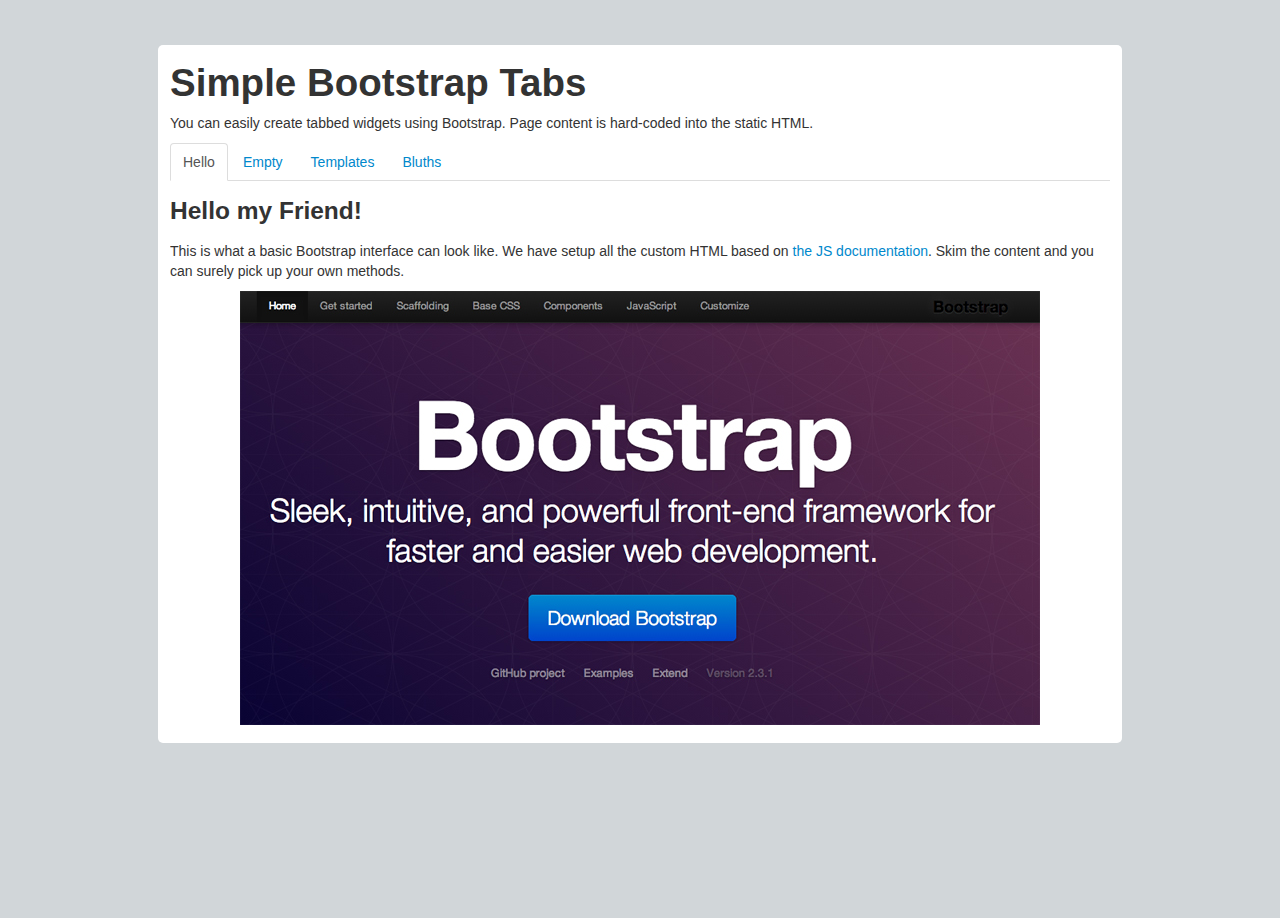
<file: WebContent/webapp/bootTabs/index.html>
<!doctype html>
<html lang="en-US">
<head>
  <meta http-equiv="Content-Type" content="text/html;charset=utf-8">
  <title>Tabbed Content using Bootstrap</title>
  <meta name="author" content="Jake Rocheleau">
  <link rel="shortcut icon" href="http://www.templatemonster.com/favicon.ico">
  <link rel="icon" href="http://www.templatemonster.com/favicon.ico">
  <link rel="stylesheet" type="text/css" media="all" href="css/bootstrap.min.css">
  <link rel="stylesheet" type="text/css" media="all" href="css/styles.css">
  <script type="text/javascript" charset="utf-8" src="js/jquery-1.9.1.min.js"></script>
  <script type="text/javascript" charset="utf-8" src="js/bootstrap.min.js"></script>
  <script type="text/javascript" charset="utf-8" src="js/customtabs.js"></script>
</head>

<body>
  <div class="container">
    <div class="row">
      <div class="span12">
        <h1>Simple Bootstrap Tabs</h1>
        <p>You can easily create tabbed widgets using Bootstrap. Page content is hard-coded into the static HTML.</p>
        
        <ul class="nav nav-tabs">
          <li class="active"><a href="#hello" data-toggle="tab">Hello</a></li>
          <li><a href="#empty" data-toggle="tab">Empty</a></li>
          <li><a href="#templates" data-toggle="tab">Templates</a></li>
         <li><a href="#bluths" data-toggle="tab">Bluths</a></li>
        </ul>
            
        <div class="tab-content">
          <div class="tab-pane active" id="hello">
            <h3>Hello my Friend!</h3>
            <p>This is what a basic Bootstrap interface can look like. We have setup all the custom HTML based on <a href="http://twitter.github.io/bootstrap/javascript.html#tabs">the JS documentation</a>. Skim the content and you can surely pick up your own methods.</p>
            
            <p class="text-center"><a href="http://twitter.github.io/bootstrap/"><img src="images/bootstrap-homepage.jpg" alt="bootstrap website layout interface"></a></p>
          </div><!-- @end #hello -->
          
          <div class="tab-pane" id="empty">
            <h3>Just gonna be empty...</h3>
            
            <p>Yup. Nothin' here.</p>
          </div><!-- @end #empty -->
          
          <div class="tab-pane" id="templates">
            <h3>Some Cool Templates</h3>
            <div class="row">
              <div class="span6"><h4><a href="http://www.templatemonster.com/website-templates/43793.html">Responsive Website Template #43793</a></h4>
            <p><a href="http://www.templatemonster.com/website-templates/43793.html"><img src="images/01-template-monster.jpg"></a></p></div>
              <div class="span6"><h4><a href="http://www.templatemonster.com/website-templates/44401.html">Responsive Website Template #44401</a></h4>
            <p><a href="http://www.templatemonster.com/website-templates/44401.html"><img src="images/02-template-monster.jpg"></a></p></div>
            </div>
                        
            <hr>
            <div class="row">
              <div class="span6"><h4><a href="http://www.templatemonster.com/website-templates/44399.html">Responsive Website Template #44399</a></h4>
            <p><a href="http://www.templatemonster.com/website-templates/44399.html"><img src="images/03-template-monster.jpg"></a></p></div>
              <div class="span6"><h4><a href="http://www.templatemonster.com/website-templates/44425.html">Responsive Website Template #44425</a></h4>
              <p><a href="http://www.templatemonster.com/website-templates/44425.html"><img src="images/04-template-monster.jpg"></a></p></div>
            </div>

          </div><!-- @end #templates -->
          
          <div class="tab-pane" id="bluths">
            <h3>It's <a href="http://bluthipsum.com/">Bluth Ipsum</a>.</h3>
            
            <p>She keeps saying that God is going to show me a sign. The… something of my ways. Wisdom? It's probably wisdom.</p>
            
            <p>Annhog's coming? I'd go to Craft Service, get some raw veggies, bacon, Cup-A-Soup... baby, I got a stew goin'. Did you enjoy your lunch, mom? You drank it fast enough.</p>
            
            <p>No, I was ashamed to be SEEN with you. I like being WITH you. I've used one adjective to describe myself. What is it? Professional.</p>
            
            <hr>
            
            <p>Can't a guy call his mother pretty without it seeming strange? Amen. And how about that little piece of tail on her? Cute! I've been in the film business for a while but I just cant seem to get one in the can.</p>
            
            <p>Aren't you the sweetest thing, spending time with what's left of your uncle. A group of British builders operating outside the O.C. contacted me for a partnership to build homes overseas. I did not know they meant Iraq.</p>
            
            <p>Steve Holt? The moron jock? We need a name. Maybe 'Operation Hot Mother'.</p>
          </div><!-- @end #bluths -->
        </div><!-- @end .tab-content -->
        
      </div><!-- @end .span12 -->
    </div><!-- @end .row -->
  </div><!-- @end .container -->
</body>
</html>
</file>
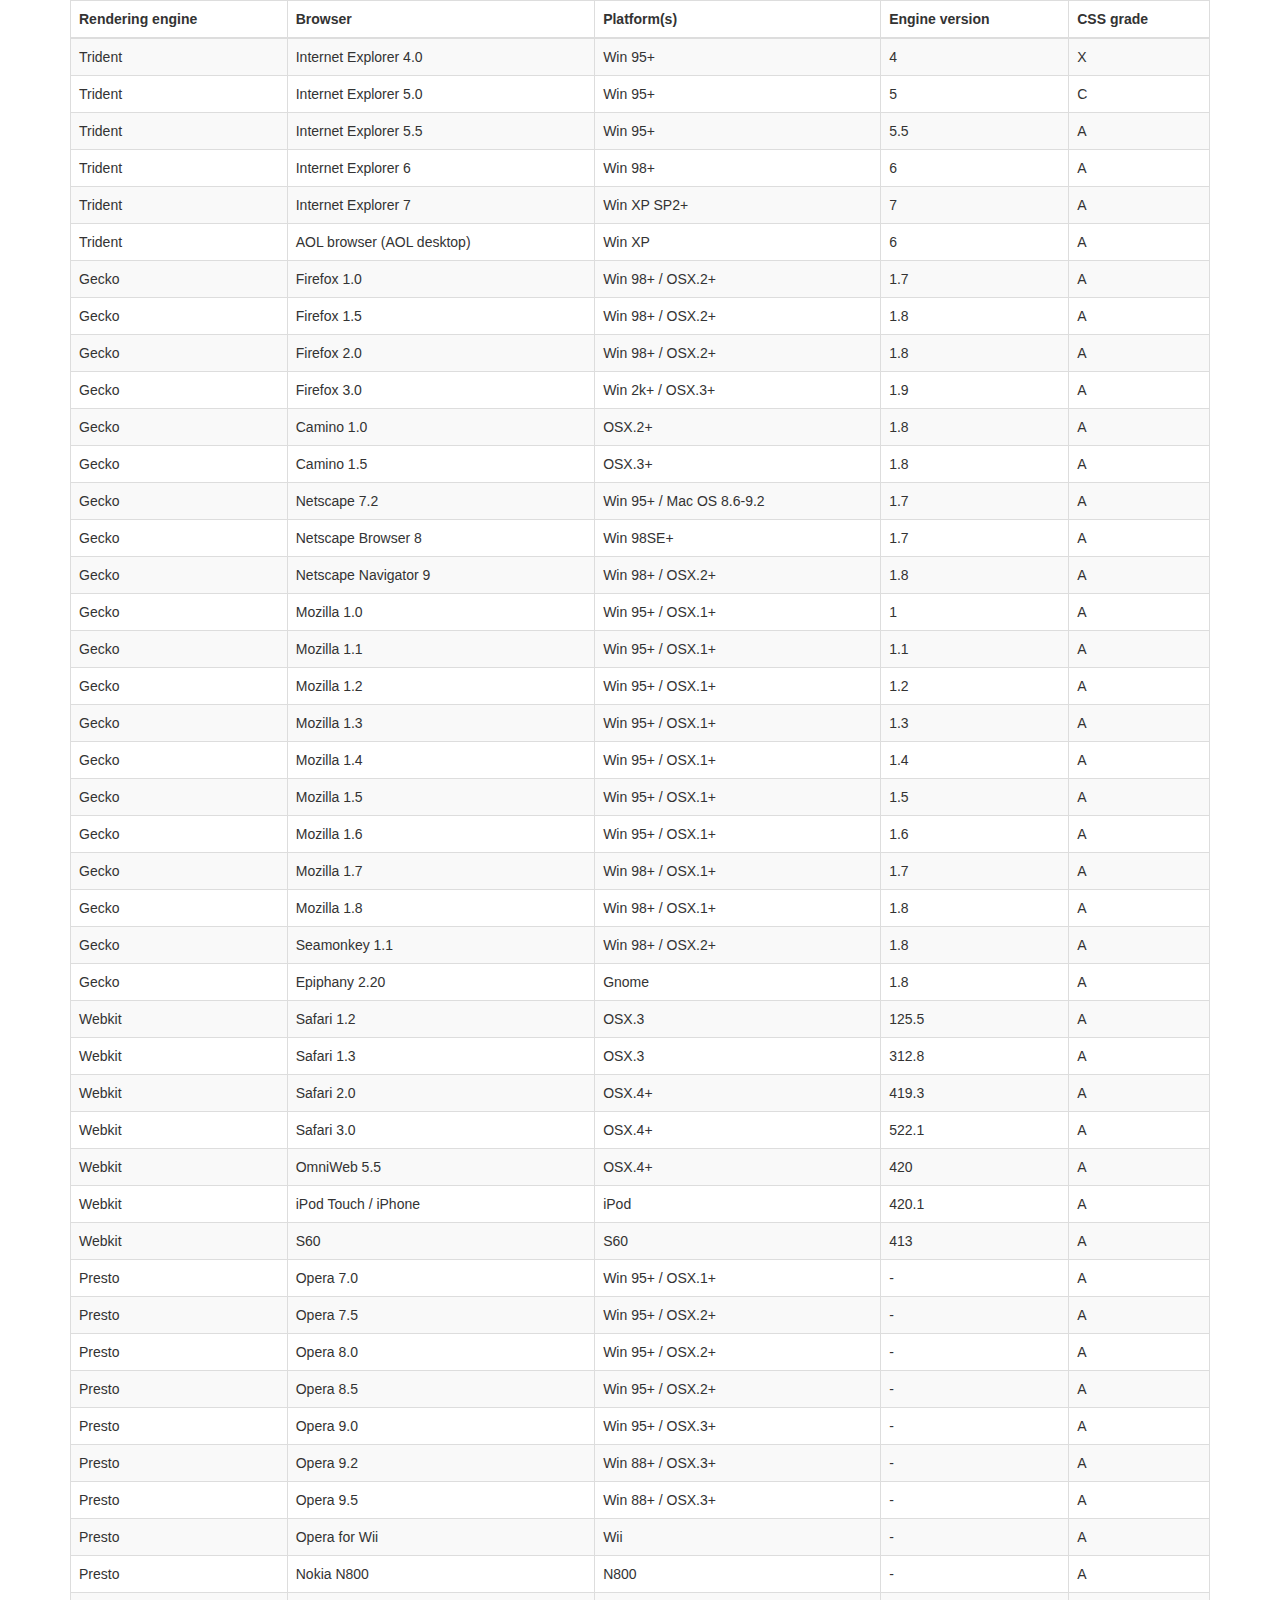
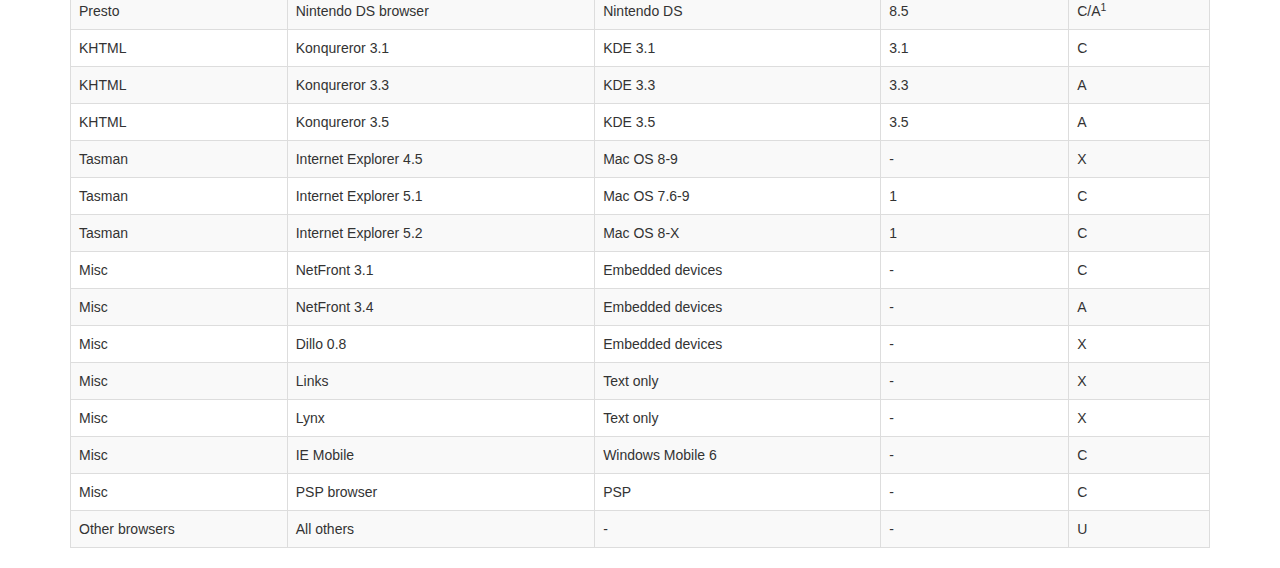
<file: WebContent/webapp/vendor/datatables-plugins/index.html>
<!DOCTYPE HTML PUBLIC "-//W3C//DTD HTML 4.01//EN" "http://www.w3.org/TR/html4/strict.dtd">
<html>
	<head>
		<meta http-equiv="content-type" content="text/html; charset=utf-8" />
		
		<title>DataTables Bootstrap 3 example</title>

		<link rel="stylesheet" type="text/css" href="//maxcdn.bootstrapcdn.com/bootstrap/3.3.0/css/bootstrap.min.css">
		<link rel="stylesheet" type="text/css" href="dataTables.bootstrap.css">

		<script type="text/javascript" language="javascript" src="//code.jquery.com/jquery-1.11.1.min.js"></script>
		<script type="text/javascript" language="javascript" src="//cdn.datatables.net/1.10.3/js/jquery.dataTables.min.js"></script>
		<script type="text/javascript" language="javascript" src="dataTables.bootstrap.js"></script>
		<script type="text/javascript" charset="utf-8">
			$(document).ready(function() {
				$('#example').dataTable();
			} );
		</script>
	</head>
	<body>
		<div class="container">
			
<table cellpadding="0" cellspacing="0" border="0" class="table table-striped table-bordered" id="example">
	<thead>
		<tr>
			<th>Rendering engine</th>
			<th>Browser</th>
			<th>Platform(s)</th>
			<th>Engine version</th>
			<th>CSS grade</th>
		</tr>
	</thead>
	<tbody>
		<tr class="odd gradeX">
			<td>Trident</td>
			<td>Internet
				 Explorer 4.0</td>
			<td>Win 95+</td>
			<td class="center"> 4</td>
			<td class="center">X</td>
		</tr>
		<tr class="even gradeC">
			<td>Trident</td>
			<td>Internet
				 Explorer 5.0</td>
			<td>Win 95+</td>
			<td class="center">5</td>
			<td class="center">C</td>
		</tr>
		<tr class="odd gradeA">
			<td>Trident</td>
			<td>Internet
				 Explorer 5.5</td>
			<td>Win 95+</td>
			<td class="center">5.5</td>
			<td class="center">A</td>
		</tr>
		<tr class="even gradeA">
			<td>Trident</td>
			<td>Internet
				 Explorer 6</td>
			<td>Win 98+</td>
			<td class="center">6</td>
			<td class="center">A</td>
		</tr>
		<tr class="odd gradeA">
			<td>Trident</td>
			<td>Internet Explorer 7</td>
			<td>Win XP SP2+</td>
			<td class="center">7</td>
			<td class="center">A</td>
		</tr>
		<tr class="even gradeA">
			<td>Trident</td>
			<td>AOL browser (AOL desktop)</td>
			<td>Win XP</td>
			<td class="center">6</td>
			<td class="center">A</td>
		</tr>
		<tr class="gradeA">
			<td>Gecko</td>
			<td>Firefox 1.0</td>
			<td>Win 98+ / OSX.2+</td>
			<td class="center">1.7</td>
			<td class="center">A</td>
		</tr>
		<tr class="gradeA">
			<td>Gecko</td>
			<td>Firefox 1.5</td>
			<td>Win 98+ / OSX.2+</td>
			<td class="center">1.8</td>
			<td class="center">A</td>
		</tr>
		<tr class="gradeA">
			<td>Gecko</td>
			<td>Firefox 2.0</td>
			<td>Win 98+ / OSX.2+</td>
			<td class="center">1.8</td>
			<td class="center">A</td>
		</tr>
		<tr class="gradeA">
			<td>Gecko</td>
			<td>Firefox 3.0</td>
			<td>Win 2k+ / OSX.3+</td>
			<td class="center">1.9</td>
			<td class="center">A</td>
		</tr>
		<tr class="gradeA">
			<td>Gecko</td>
			<td>Camino 1.0</td>
			<td>OSX.2+</td>
			<td class="center">1.8</td>
			<td class="center">A</td>
		</tr>
		<tr class="gradeA">
			<td>Gecko</td>
			<td>Camino 1.5</td>
			<td>OSX.3+</td>
			<td class="center">1.8</td>
			<td class="center">A</td>
		</tr>
		<tr class="gradeA">
			<td>Gecko</td>
			<td>Netscape 7.2</td>
			<td>Win 95+ / Mac OS 8.6-9.2</td>
			<td class="center">1.7</td>
			<td class="center">A</td>
		</tr>
		<tr class="gradeA">
			<td>Gecko</td>
			<td>Netscape Browser 8</td>
			<td>Win 98SE+</td>
			<td class="center">1.7</td>
			<td class="center">A</td>
		</tr>
		<tr class="gradeA">
			<td>Gecko</td>
			<td>Netscape Navigator 9</td>
			<td>Win 98+ / OSX.2+</td>
			<td class="center">1.8</td>
			<td class="center">A</td>
		</tr>
		<tr class="gradeA">
			<td>Gecko</td>
			<td>Mozilla 1.0</td>
			<td>Win 95+ / OSX.1+</td>
			<td class="center">1</td>
			<td class="center">A</td>
		</tr>
		<tr class="gradeA">
			<td>Gecko</td>
			<td>Mozilla 1.1</td>
			<td>Win 95+ / OSX.1+</td>
			<td class="center">1.1</td>
			<td class="center">A</td>
		</tr>
		<tr class="gradeA">
			<td>Gecko</td>
			<td>Mozilla 1.2</td>
			<td>Win 95+ / OSX.1+</td>
			<td class="center">1.2</td>
			<td class="center">A</td>
		</tr>
		<tr class="gradeA">
			<td>Gecko</td>
			<td>Mozilla 1.3</td>
			<td>Win 95+ / OSX.1+</td>
			<td class="center">1.3</td>
			<td class="center">A</td>
		</tr>
		<tr class="gradeA">
			<td>Gecko</td>
			<td>Mozilla 1.4</td>
			<td>Win 95+ / OSX.1+</td>
			<td class="center">1.4</td>
			<td class="center">A</td>
		</tr>
		<tr class="gradeA">
			<td>Gecko</td>
			<td>Mozilla 1.5</td>
			<td>Win 95+ / OSX.1+</td>
			<td class="center">1.5</td>
			<td class="center">A</td>
		</tr>
		<tr class="gradeA">
			<td>Gecko</td>
			<td>Mozilla 1.6</td>
			<td>Win 95+ / OSX.1+</td>
			<td class="center">1.6</td>
			<td class="center">A</td>
		</tr>
		<tr class="gradeA">
			<td>Gecko</td>
			<td>Mozilla 1.7</td>
			<td>Win 98+ / OSX.1+</td>
			<td class="center">1.7</td>
			<td class="center">A</td>
		</tr>
		<tr class="gradeA">
			<td>Gecko</td>
			<td>Mozilla 1.8</td>
			<td>Win 98+ / OSX.1+</td>
			<td class="center">1.8</td>
			<td class="center">A</td>
		</tr>
		<tr class="gradeA">
			<td>Gecko</td>
			<td>Seamonkey 1.1</td>
			<td>Win 98+ / OSX.2+</td>
			<td class="center">1.8</td>
			<td class="center">A</td>
		</tr>
		<tr class="gradeA">
			<td>Gecko</td>
			<td>Epiphany 2.20</td>
			<td>Gnome</td>
			<td class="center">1.8</td>
			<td class="center">A</td>
		</tr>
		<tr class="gradeA">
			<td>Webkit</td>
			<td>Safari 1.2</td>
			<td>OSX.3</td>
			<td class="center">125.5</td>
			<td class="center">A</td>
		</tr>
		<tr class="gradeA">
			<td>Webkit</td>
			<td>Safari 1.3</td>
			<td>OSX.3</td>
			<td class="center">312.8</td>
			<td class="center">A</td>
		</tr>
		<tr class="gradeA">
			<td>Webkit</td>
			<td>Safari 2.0</td>
			<td>OSX.4+</td>
			<td class="center">419.3</td>
			<td class="center">A</td>
		</tr>
		<tr class="gradeA">
			<td>Webkit</td>
			<td>Safari 3.0</td>
			<td>OSX.4+</td>
			<td class="center">522.1</td>
			<td class="center">A</td>
		</tr>
		<tr class="gradeA">
			<td>Webkit</td>
			<td>OmniWeb 5.5</td>
			<td>OSX.4+</td>
			<td class="center">420</td>
			<td class="center">A</td>
		</tr>
		<tr class="gradeA">
			<td>Webkit</td>
			<td>iPod Touch / iPhone</td>
			<td>iPod</td>
			<td class="center">420.1</td>
			<td class="center">A</td>
		</tr>
		<tr class="gradeA">
			<td>Webkit</td>
			<td>S60</td>
			<td>S60</td>
			<td class="center">413</td>
			<td class="center">A</td>
		</tr>
		<tr class="gradeA">
			<td>Presto</td>
			<td>Opera 7.0</td>
			<td>Win 95+ / OSX.1+</td>
			<td class="center">-</td>
			<td class="center">A</td>
		</tr>
		<tr class="gradeA">
			<td>Presto</td>
			<td>Opera 7.5</td>
			<td>Win 95+ / OSX.2+</td>
			<td class="center">-</td>
			<td class="center">A</td>
		</tr>
		<tr class="gradeA">
			<td>Presto</td>
			<td>Opera 8.0</td>
			<td>Win 95+ / OSX.2+</td>
			<td class="center">-</td>
			<td class="center">A</td>
		</tr>
		<tr class="gradeA">
			<td>Presto</td>
			<td>Opera 8.5</td>
			<td>Win 95+ / OSX.2+</td>
			<td class="center">-</td>
			<td class="center">A</td>
		</tr>
		<tr class="gradeA">
			<td>Presto</td>
			<td>Opera 9.0</td>
			<td>Win 95+ / OSX.3+</td>
			<td class="center">-</td>
			<td class="center">A</td>
		</tr>
		<tr class="gradeA">
			<td>Presto</td>
			<td>Opera 9.2</td>
			<td>Win 88+ / OSX.3+</td>
			<td class="center">-</td>
			<td class="center">A</td>
		</tr>
		<tr class="gradeA">
			<td>Presto</td>
			<td>Opera 9.5</td>
			<td>Win 88+ / OSX.3+</td>
			<td class="center">-</td>
			<td class="center">A</td>
		</tr>
		<tr class="gradeA">
			<td>Presto</td>
			<td>Opera for Wii</td>
			<td>Wii</td>
			<td class="center">-</td>
			<td class="center">A</td>
		</tr>
		<tr class="gradeA">
			<td>Presto</td>
			<td>Nokia N800</td>
			<td>N800</td>
			<td class="center">-</td>
			<td class="center">A</td>
		</tr>
		<tr class="gradeA">
			<td>Presto</td>
			<td>Nintendo DS browser</td>
			<td>Nintendo DS</td>
			<td class="center">8.5</td>
			<td class="center">C/A<sup>1</sup></td>
		</tr>
		<tr class="gradeC">
			<td>KHTML</td>
			<td>Konqureror 3.1</td>
			<td>KDE 3.1</td>
			<td class="center">3.1</td>
			<td class="center">C</td>
		</tr>
		<tr class="gradeA">
			<td>KHTML</td>
			<td>Konqureror 3.3</td>
			<td>KDE 3.3</td>
			<td class="center">3.3</td>
			<td class="center">A</td>
		</tr>
		<tr class="gradeA">
			<td>KHTML</td>
			<td>Konqureror 3.5</td>
			<td>KDE 3.5</td>
			<td class="center">3.5</td>
			<td class="center">A</td>
		</tr>
		<tr class="gradeX">
			<td>Tasman</td>
			<td>Internet Explorer 4.5</td>
			<td>Mac OS 8-9</td>
			<td class="center">-</td>
			<td class="center">X</td>
		</tr>
		<tr class="gradeC">
			<td>Tasman</td>
			<td>Internet Explorer 5.1</td>
			<td>Mac OS 7.6-9</td>
			<td class="center">1</td>
			<td class="center">C</td>
		</tr>
		<tr class="gradeC">
			<td>Tasman</td>
			<td>Internet Explorer 5.2</td>
			<td>Mac OS 8-X</td>
			<td class="center">1</td>
			<td class="center">C</td>
		</tr>
		<tr class="gradeA">
			<td>Misc</td>
			<td>NetFront 3.1</td>
			<td>Embedded devices</td>
			<td class="center">-</td>
			<td class="center">C</td>
		</tr>
		<tr class="gradeA">
			<td>Misc</td>
			<td>NetFront 3.4</td>
			<td>Embedded devices</td>
			<td class="center">-</td>
			<td class="center">A</td>
		</tr>
		<tr class="gradeX">
			<td>Misc</td>
			<td>Dillo 0.8</td>
			<td>Embedded devices</td>
			<td class="center">-</td>
			<td class="center">X</td>
		</tr>
		<tr class="gradeX">
			<td>Misc</td>
			<td>Links</td>
			<td>Text only</td>
			<td class="center">-</td>
			<td class="center">X</td>
		</tr>
		<tr class="gradeX">
			<td>Misc</td>
			<td>Lynx</td>
			<td>Text only</td>
			<td class="center">-</td>
			<td class="center">X</td>
		</tr>
		<tr class="gradeC">
			<td>Misc</td>
			<td>IE Mobile</td>
			<td>Windows Mobile 6</td>
			<td class="center">-</td>
			<td class="center">C</td>
		</tr>
		<tr class="gradeC">
			<td>Misc</td>
			<td>PSP browser</td>
			<td>PSP</td>
			<td class="center">-</td>
			<td class="center">C</td>
		</tr>
		<tr class="gradeU">
			<td>Other browsers</td>
			<td>All others</td>
			<td>-</td>
			<td class="center">-</td>
			<td class="center">U</td>
		</tr>
	</tbody>
</table>
			
		</div>
	</body>
</html>
</file>
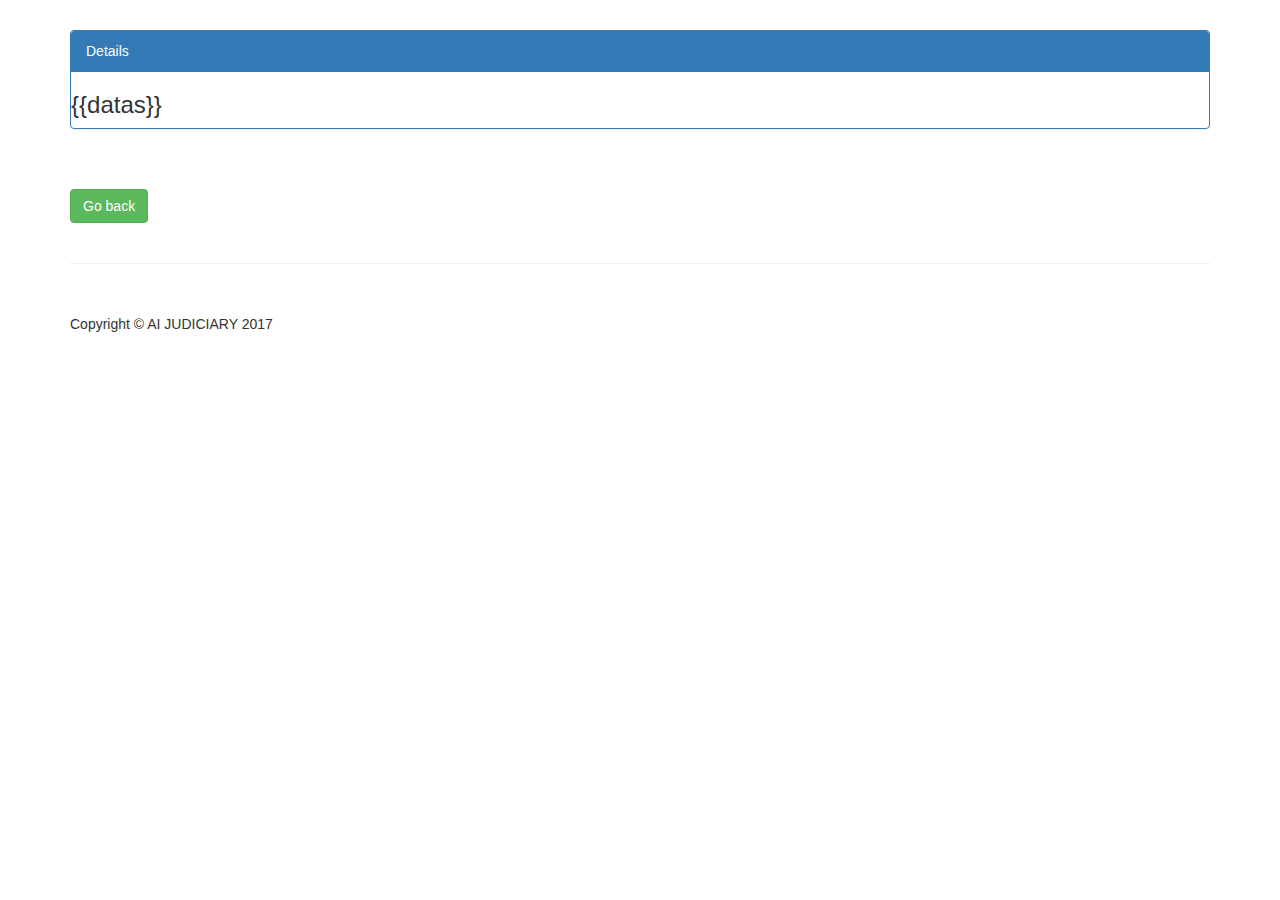
<file: WebContent/webapp/pages/CaseDetail.html>
<html ng-app="myApp" lang="en">
<head>

<meta charset="utf-8">
<meta http-equiv="X-UA-Compatible" content="IE=edge">
<meta name="viewport" content="width=device-width, initial-scale=1">
<meta name="description" content="">
<meta name="author" content="">

<title>Heroic Features - Start Bootstrap Template</title>

<!-- Bootstrap Core CSS -->
<link href="css/bootstrap.min.css" rel="stylesheet">

<!-- Custom CSS -->
<link href="css/heroic-features.css" rel="stylesheet">

<!-- HTML5 Shim and Respond.js IE8 support of HTML5 elements and media queries -->
<!-- WARNING: Respond.js doesn't work if you view the page via file:// -->
<!--[if lt IE 9]>
        <script src="https://oss.maxcdn.com/libs/html5shiv/3.7.0/html5shiv.js"></script>
        <script src="https://oss.maxcdn.com/libs/respond.js/1.4.2/respond.min.js"></script>
    <![endif]-->

<!-- css -->
<style type="text/css">
.s-scroll {
	max-height: 500px;
	overflow-y: auto;
}

.select-cursor {
	cursor: pointer;
}

.selecteditem {
	background-color: activecaption;
	color: white;
}
</style>

</head>

<body ng-controller="AuthC">

	<!--     Navigation -->
	<!--     <nav class="navbar navbar-inverse navbar-fixed-top" role="navigation"> -->
	<!--         <div  class="container"> -->
	<!--             Brand and toggle get grouped for better mobile display -->
	<!--             <div class="navbar-header"> -->
	<!--                 <button type="button" class="navbar-toggle" data-toggle="collapse" data-target="#bs-example-navbar-collapse-1"> -->
	<!--                     <span class="sr-only">Toggle navigation</span> -->
	<!--                     <span class="icon-bar"></span> -->
	<!--                     <span class="icon-bar"></span> -->
	<!--                     <span class="icon-bar"></span> -->
	<!--                 </button> -->
	<!--             </div> -->

	<!--         </div> -->
	<!--         /.container -->
	<!--     </nav> -->

	<!-- Page Content -->
	<div class="container">
		<!-- Jumbotron Header -->
		<!-- 	<header class="jumbotron"> -->
		<!-- 		<h1><u>AI IN JUDICIARY</u></h1> -->
		<!-- 		<br/> -->
		<!-- 		<br/> -->
		<!-- 		<h2>Welcome Judge</h2> -->
		<!-- 	</header> -->

		<!-- 	<hr> -->



		<!-- /.row -->


		<div class="panel panel-primary">

			<div class="panel-heading">Details</div>

			<div class="list-group s-scroll select-cursor">

				<h3>{{datas}}</h3>

			</div>
		</div>

		<br> <br> <a href="#" class="btn btn-success"
			ng-click="backBusiness()">Go back</a> <br> <br>


		<!-- Title -->
		<!-- 		<div class="row"> -->
		<!-- 			<div class="col-lg-12"> -->
		<!-- 				<h3>Features</h3> -->
		<!-- 			</div> -->
		<!-- 		</div> -->
		<!-- /.row -->

		<!-- Page Features -->
		<!-- 		<div class="row text-center"> -->

		<!-- 			<div class="col-md-3 col-sm-6 hero-feature"> -->
		<!-- 				<div class="thumbnail"> -->
		<!-- 					<img src="http://placehold.it/800x500" alt=""> -->
		<!-- 					<div class="caption"> -->
		<!-- 						<h3>Feature Label</h3> -->
		<!-- 						<p>Lorem ipsum dolor sit amet, consectetur adipisicing elit.</p> -->
		<!-- 						<p> -->
		<!-- 							<a href="#" class="btn btn-success btn-primary btn-block" -->
		<!-- 								ng-click="findSimilar()">Find Similar cases</a> -->
		<!-- 						</p> -->
		<!-- 					</div> -->
		<!-- 				</div> -->
		<!-- 			</div> -->

		<!-- 			<div class="col-md-3 col-sm-6 hero-feature"> -->
		<!-- 				<div class="thumbnail"> -->
		<!-- 					<img src="http://placehold.it/800x500" alt=""> -->
		<!-- 					<div class="caption"> -->
		<!-- 						<h3>Feature Label</h3> -->
		<!-- 						<p>Lorem ipsum dolor sit amet, consectetur adipisicing elit.</p> -->
		<!-- 						<p> -->
		<!-- 							<a href="#" class="btn btn-success btn-primary btn-block" -->
		<!-- 								ng-click="">Presidents</a> -->
		<!-- 						</p> -->
		<!-- 					</div> -->
		<!-- 				</div> -->
		<!-- 			</div> -->

		<!-- 			<div class="col-md-3 col-sm-6 hero-feature"> -->
		<!-- 				<div class="thumbnail"> -->
		<!-- 					<img src="http://placehold.it/800x500" alt=""> -->
		<!-- 					<div class="caption"> -->
		<!-- 						<h3>Feature Label</h3> -->
		<!-- 						<p>Lorem ipsum dolor sit amet, consectetur adipisicing elit.</p> -->
		<!-- 						<p> -->
		<!-- 							<a href="#" class="btn btn-success btn-primary btn-block" -->
		<!-- 								ng-click="">Rule book</a> -->
		<!-- 						</p> -->
		<!-- 					</div> -->
		<!-- 				</div> -->
		<!-- 			</div> -->

		<!-- 			<div class="col-md-3 col-sm-6 hero-feature"> -->
		<!-- 				<div class="thumbnail"> -->
		<!-- 					<img src="http://placehold.it/800x500" alt=""> -->
		<!-- 					<div class="caption"> -->
		<!-- 						<h3>Feature Label</h3> -->
		<!-- 						<p>Lorem ipsum dolor sit amet, consectetur adipisicing elit.</p> -->
		<!-- 						<p> -->
		<!-- 							<a href="#" class="btn btn-success btn-primary btn-block" -->
		<!-- 								ng-click="">Presidents</a> -->
		<!-- 						</p> -->
		<!-- 					</div> -->
		<!-- 				</div> -->
		<!-- 			</div> -->


		<!-- /.row -->

		<hr>

		<!-- Footer -->
		<footer>
			<div class="row">
				<div class="col-lg-12">
					<p>Copyright © AI JUDICIARY 2017</p>
				</div>
			</div>
		</footer>

	</div>
	<!-- /.container -->

	<!-- jQuery -->
	<script src="js/jquery.js"></script>

	<!-- Bootstrap Core JavaScript -->
	<script src="js/bootstrap.min.js"></script>




</body>
</html>
</file>
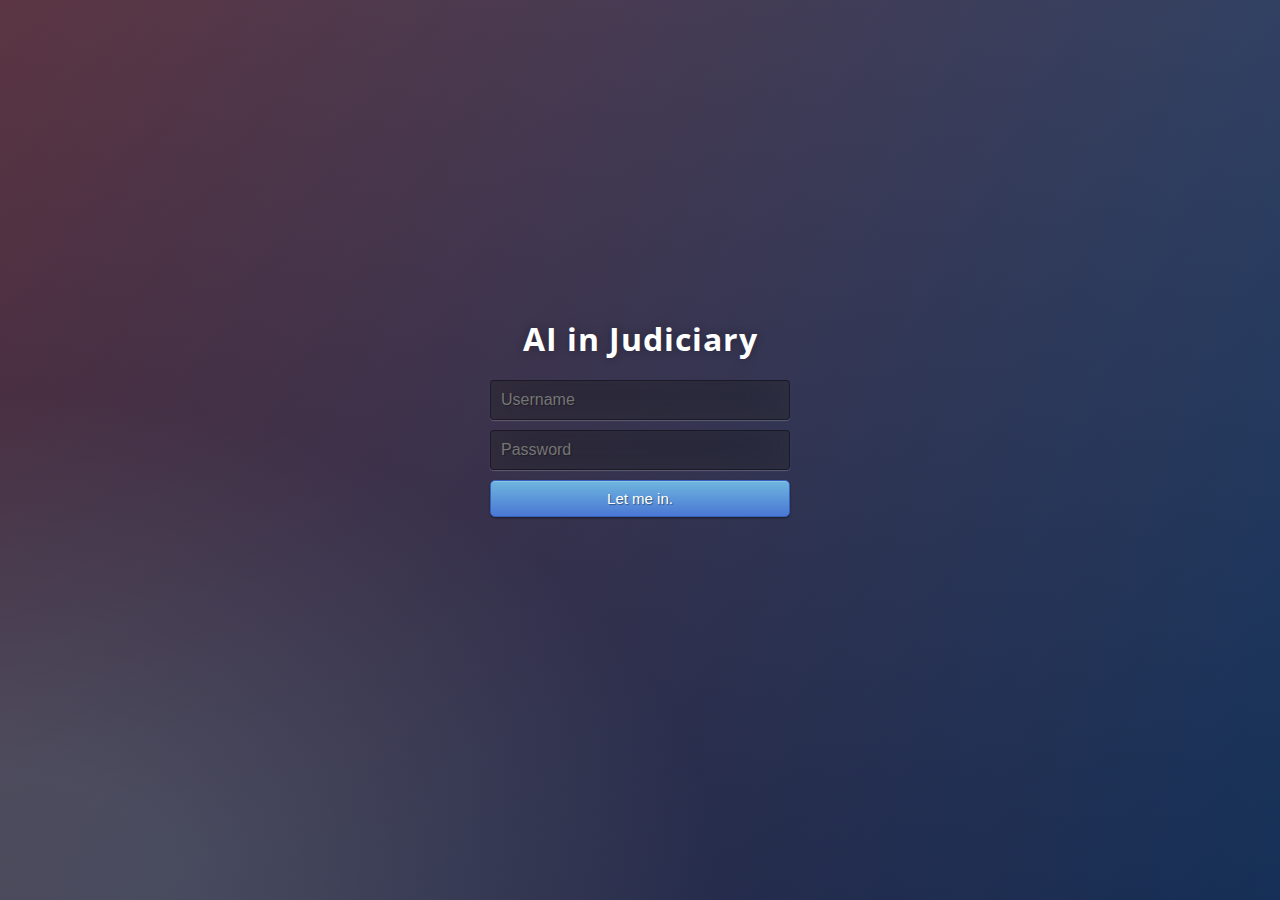
<file: WebContent/webapp/pages/Login.html>
<!DOCTYPE html>
<html >
<head>
<script src="https://ajax.googleapis.com/ajax/libs/jquery/3.1.1/jquery.min.js"></script> <script src="https://maxcdn.bootstrapcdn.com/bootstrap/3.3.7/js/bootstrap.min.js" integrity="sha384-Tc5IQib027qvyjSMfHjOMaLkfuWVxZxUPnCJA7l2mCWNIpG9mGCD8wGNIcPD7Txa" crossorigin="anonymous"></script>
<script src="js/ui-bootstrap-2.2.0.js"></script>
<!--  <script src="js/angular-modal-service.js"></script> -->
<!--  <link href="css/bootstrap.min.css" rel="stylesheet"> -->
<!--      <link href="css/angular-modal-service.css" rel="stylesheet"> -->
    <script src="app.js"></script>
  <meta charset="UTF-8">
  <title>Login Form</title>
  
  <link rel="stylesheet" href="css/normalize.min.css">

  
      <style>
      /* NOTE: The styles were added inline because Prefixfree needs access to your styles and they must be inlined if they are on local disk! */
      @import url(http://fonts.googleapis.com/css?family=Open+Sans);
.btn { display: inline-block; *display: inline; *zoom: 1; padding: 4px 10px 4px; margin-bottom: 0; font-size: 13px; line-height: 18px; color: #333333; text-align: center;text-shadow: 0 1px 1px rgba(255, 255, 255, 0.75); vertical-align: middle; background-color: #f5f5f5; background-image: -moz-linear-gradient(top, #ffffff, #e6e6e6); background-image: -ms-linear-gradient(top, #ffffff, #e6e6e6); background-image: -webkit-gradient(linear, 0 0, 0 100%, from(#ffffff), to(#e6e6e6)); background-image: -webkit-linear-gradient(top, #ffffff, #e6e6e6); background-image: -o-linear-gradient(top, #ffffff, #e6e6e6); background-image: linear-gradient(top, #ffffff, #e6e6e6); background-repeat: repeat-x; filter: progid:dximagetransform.microsoft.gradient(startColorstr=#ffffff, endColorstr=#e6e6e6, GradientType=0); border-color: #e6e6e6 #e6e6e6 #e6e6e6; border-color: rgba(0, 0, 0, 0.1) rgba(0, 0, 0, 0.1) rgba(0, 0, 0, 0.25); border: 1px solid #e6e6e6; -webkit-border-radius: 4px; -moz-border-radius: 4px; border-radius: 4px; -webkit-box-shadow: inset 0 1px 0 rgba(255, 255, 255, 0.2), 0 1px 2px rgba(0, 0, 0, 0.05); -moz-box-shadow: inset 0 1px 0 rgba(255, 255, 255, 0.2), 0 1px 2px rgba(0, 0, 0, 0.05); box-shadow: inset 0 1px 0 rgba(255, 255, 255, 0.2), 0 1px 2px rgba(0, 0, 0, 0.05); cursor: pointer; *margin-left: .3em; }
.btn:hover, .btn:active, .btn.active, .btn.disabled, .btn[disabled] { background-color: #e6e6e6; }
.btn-large { padding: 9px 14px; font-size: 15px; line-height: normal; -webkit-border-radius: 5px; -moz-border-radius: 5px; border-radius: 5px; }
.btn:hover { color: #333333; text-decoration: none; background-color: #e6e6e6; background-position: 0 -15px; -webkit-transition: background-position 0.1s linear; -moz-transition: background-position 0.1s linear; -ms-transition: background-position 0.1s linear; -o-transition: background-position 0.1s linear; transition: background-position 0.1s linear; }
.btn-primary, .btn-primary:hover { text-shadow: 0 -1px 0 rgba(0, 0, 0, 0.25); color: #ffffff; }
.btn-primary.active { color: rgba(255, 255, 255, 0.75); }
.btn-primary { background-color: #4a77d4; background-image: -moz-linear-gradient(top, #6eb6de, #4a77d4); background-image: -ms-linear-gradient(top, #6eb6de, #4a77d4); background-image: -webkit-gradient(linear, 0 0, 0 100%, from(#6eb6de), to(#4a77d4)); background-image: -webkit-linear-gradient(top, #6eb6de, #4a77d4); background-image: -o-linear-gradient(top, #6eb6de, #4a77d4); background-image: linear-gradient(top, #6eb6de, #4a77d4); background-repeat: repeat-x; filter: progid:dximagetransform.microsoft.gradient(startColorstr=#6eb6de, endColorstr=#4a77d4, GradientType=0);  border: 1px solid #3762bc; text-shadow: 1px 1px 1px rgba(0,0,0,0.4); box-shadow: inset 0 1px 0 rgba(255, 255, 255, 0.2), 0 1px 2px rgba(0, 0, 0, 0.5); }
.btn-primary:hover, .btn-primary:active, .btn-primary.active, .btn-primary.disabled, .btn-primary[disabled] { filter: none; background-color: #4a77d4; }
.btn-block { width: 100%; display:block; }

* { -webkit-box-sizing:border-box; -moz-box-sizing:border-box; -ms-box-sizing:border-box; -o-box-sizing:border-box; box-sizing:border-box; }

html { width: 100%; height:100%; overflow:hidden; }

body { 
	width: 100%;
	height:100%;
	font-family: 'Open Sans', sans-serif;
	background: #092756;
	background: -moz-radial-gradient(0% 100%, ellipse cover, rgba(104,128,138,.4) 10%,rgba(138,114,76,0) 40%),-moz-linear-gradient(top,  rgba(57,173,219,.25) 0%, rgba(42,60,87,.4) 100%), -moz-linear-gradient(-45deg,  #670d10 0%, #092756 100%);
	background: -webkit-radial-gradient(0% 100%, ellipse cover, rgba(104,128,138,.4) 10%,rgba(138,114,76,0) 40%), -webkit-linear-gradient(top,  rgba(57,173,219,.25) 0%,rgba(42,60,87,.4) 100%), -webkit-linear-gradient(-45deg,  #670d10 0%,#092756 100%);
	background: -o-radial-gradient(0% 100%, ellipse cover, rgba(104,128,138,.4) 10%,rgba(138,114,76,0) 40%), -o-linear-gradient(top,  rgba(57,173,219,.25) 0%,rgba(42,60,87,.4) 100%), -o-linear-gradient(-45deg,  #670d10 0%,#092756 100%);
	background: -ms-radial-gradient(0% 100%, ellipse cover, rgba(104,128,138,.4) 10%,rgba(138,114,76,0) 40%), -ms-linear-gradient(top,  rgba(57,173,219,.25) 0%,rgba(42,60,87,.4) 100%), -ms-linear-gradient(-45deg,  #670d10 0%,#092756 100%);
	background: -webkit-radial-gradient(0% 100%, ellipse cover, rgba(104,128,138,.4) 10%,rgba(138,114,76,0) 40%), linear-gradient(to bottom,  rgba(57,173,219,.25) 0%,rgba(42,60,87,.4) 100%), linear-gradient(135deg,  #670d10 0%,#092756 100%);
	filter: progid:DXImageTransform.Microsoft.gradient( startColorstr='#3E1D6D', endColorstr='#092756',GradientType=1 );
}
.login { 
	position: absolute;
	top: 50%;
	left: 50%;
	margin: -150px 0 0 -150px;
	width:300px;
	height:300px;
}
.login h1 { color: #fff; text-shadow: 0 0 10px rgba(0,0,0,0.3); letter-spacing:1px; text-align:center; }

input { 
	width: 100%; 
	margin-bottom: 10px; 
	background: rgba(0,0,0,0.3);
	border: none;
	outline: none;
	padding: 10px;
	font-size: 16px;
	color: #fff;
	text-shadow: 1px 1px 1px rgba(0,0,0,0.3);
	border: 1px solid rgba(0,0,0,0.3);
	border-radius: 4px;
	box-shadow: inset 0 -5px 45px rgba(100,100,100,0.2), 0 1px 1px rgba(255,255,255,0.2);
	-webkit-transition: box-shadow .5s ease;
	-moz-transition: box-shadow .5s ease;
	-o-transition: box-shadow .5s ease;
	-ms-transition: box-shadow .5s ease;
	transition: box-shadow .5s ease;
}
input:focus { box-shadow: inset 0 -5px 45px rgba(100,100,100,0.4), 0 1px 1px rgba(255,255,255,0.2); }

    </style>

  <script src="js/prefixfree.min.js"></script>

</head>

<body>
  <div class="login">
	<h1>AI in Judiciary </h1>
    <form name="loginForm" ng-submit="login(username, password)" class="ng-scope ng-pristine ng-valid">
    	<input type="text" ng-model="username" class="ng-pristine ng-valid" name="u" placeholder="Username" required="required" />
        <input type="password" ng-model="password" class="ng-pristine ng-valid" name="p" placeholder="Password" required="required" />

        <button type="submit" class="btn btn-success btn-primary btn-block btn-large">Let me in.</button>
    </form>
</div>
  
    <script src="js/index.js"></script>
    
    
    
     <script type="text/ng-template" id="modal.html">
         <div class="modal fade">
          <div class="modal-dialog">
            <div class="modal-content">
              <div class="modal-header">
                <button type="button" class="close" ng-click="close('Cancel')" data-dismiss="modal" aria-hidden="true">&times;</button>
                <h4 class="modal-title">AI Judiciary can't find you :-(</h4>
              </div>
              <div class="modal-body">
                <p>Please enter valid credentials</p>
              </div>
              <div class="modal-footer">
                <button type="button" ng-click="close('Yes')" class="btn btn-primary" data-dismiss="modal">OK</button>
              </div>
            </div>
          </div>
        </div>
     </script>

</body>
</html>
</file>
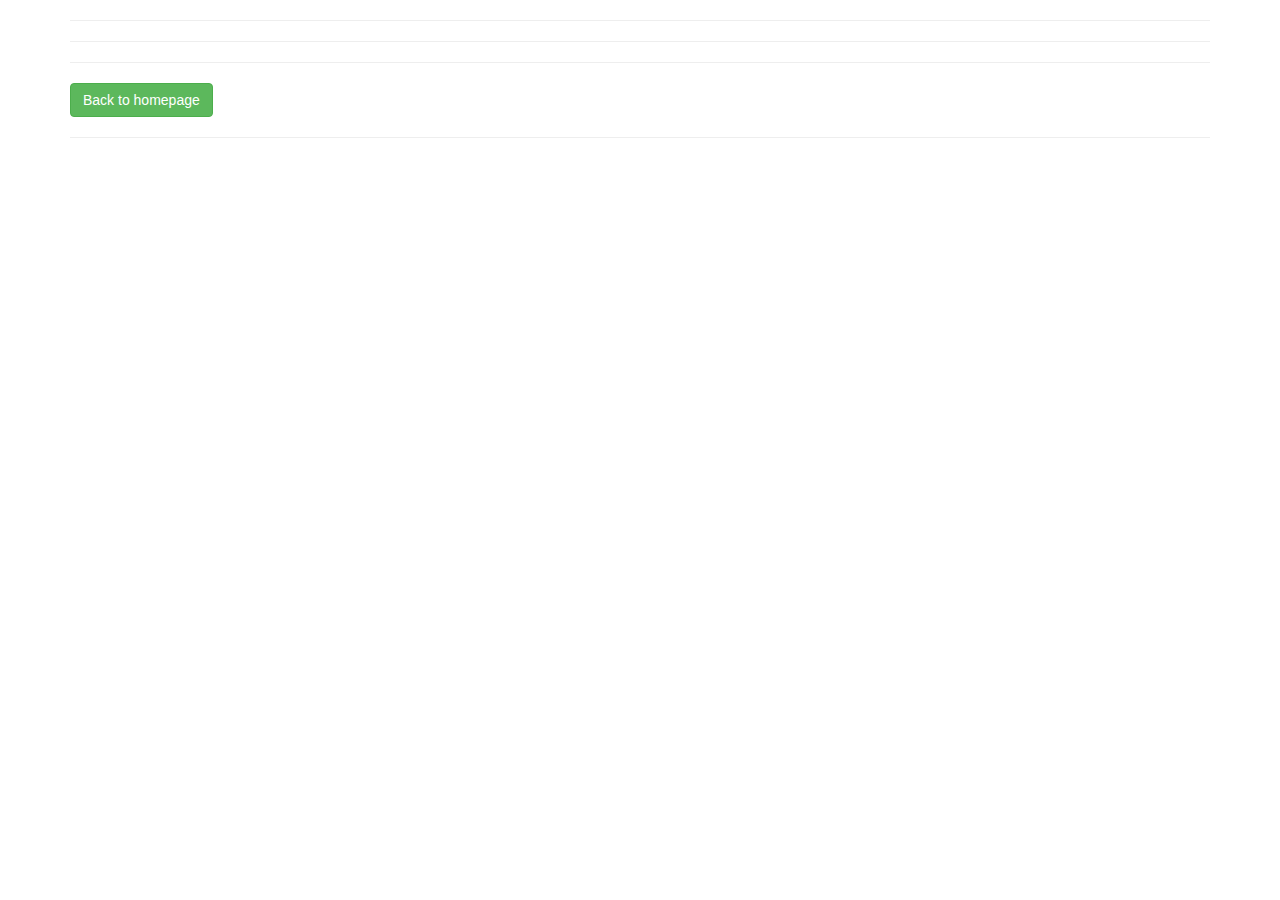
<file: WebContent/webapp/pages/SimilarCase.html>
<html ng-app="myApp" lang="en">
<head>

<meta charset="utf-8">
<meta http-equiv="X-UA-Compatible" content="IE=edge">
<meta name="viewport" content="width=device-width, initial-scale=1">
<meta name="description" content="">
<meta name="author" content="">

<title></title>

<!-- Bootstrap Core CSS -->
<link href="css/bootstrap.min.css" rel="stylesheet">

<!-- Custom CSS -->

<!-- HTML5 Shim and Respond.js IE8 support of HTML5 elements and media queries -->
<!-- WARNING: Respond.js doesn't work if you view the page via file:// -->
<!--[if lt IE 9]>
        <script src="https://oss.maxcdn.com/libs/html5shiv/3.7.0/html5shiv.js"></script>
        <script src="https://oss.maxcdn.com/libs/respond.js/1.4.2/respond.min.js"></script>
    <![endif]-->

<!-- css -->
<style type="text/css">
.s-scroll {
	max-height: 200px;
	overflow-y: auto;
}

.select-cursor {
	cursor: pointer;
}

.selecteditem {
	background-color: activecaption;
	color: white;
}
</style>

</head>

<body ng-controller="AuthC">

	<!--     Navigation -->
	<!--     <nav class="navbar navbar-inverse navbar-fixed-top" role="navigation"> -->
	<!--         <div  class="container"> -->
	<!--             Brand and toggle get grouped for better mobile display -->
	<!--             <div class="navbar-header"> -->
	<!--                 <button type="button" class="navbar-toggle" data-toggle="collapse" data-target="#bs-example-navbar-collapse-1"> -->
	<!--                     <span class="sr-only">Toggle navigation</span> -->
	<!--                     <span class="icon-bar"></span> -->
	<!--                     <span class="icon-bar"></span> -->
	<!--                     <span class="icon-bar"></span> -->
	<!--                 </button> -->
	<!--             </div> -->

	<!--         </div> -->
	<!--         /.container -->
	<!--     </nav> -->

	<!-- Page Content -->
	<div class="container">
		<!-- Jumbotron Header -->


		<hr>
<div>
<fusioncharts
       width="600"
       height="400"
       type="column2d"
       dataSource="{{myDataSource}}" >
    </fusioncharts>
    </div>

		<!-- /.row -->
		
<hr>
<hr>
		
<a href="#" class="btn btn-success" ng-click="backHome()">Back to homepage</a>
		<hr>

		<!-- Footer -->
		

	</div>
	<!-- /.container -->

	<!-- jQuery -->
	<script src="js/jquery.js"></script>

	<!-- Bootstrap Core JavaScript -->
	<script src="js/bootstrap.min.js"></script>




</body>
</html>
</file>
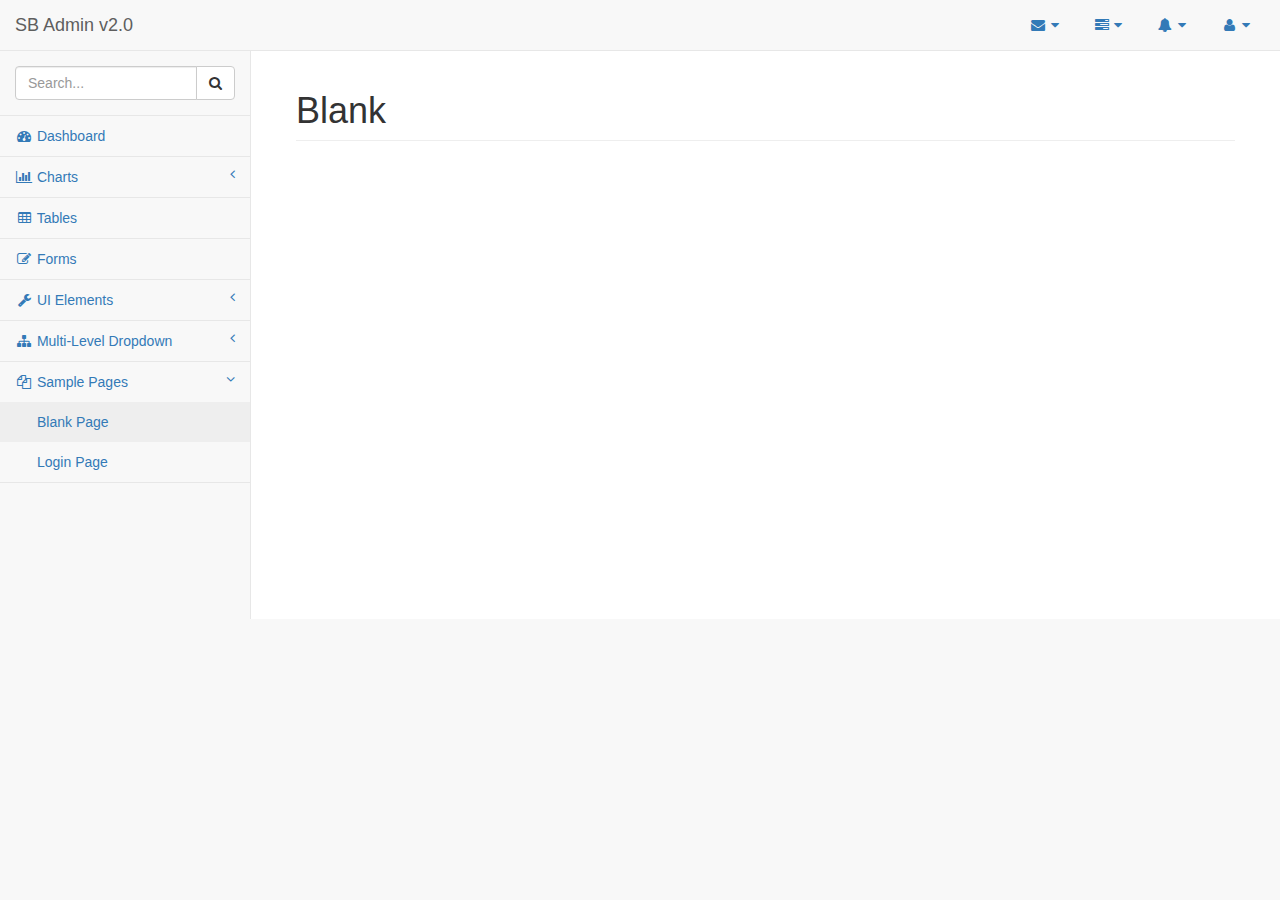
<file: WebContent/webapp/start_admin/pages/blank.html>
<!DOCTYPE html>
<html lang="en">

<head>

    <meta charset="utf-8">
    <meta http-equiv="X-UA-Compatible" content="IE=edge">
    <meta name="viewport" content="width=device-width, initial-scale=1">
    <meta name="description" content="">
    <meta name="author" content="">

    <title>SB Admin 2 - Bootstrap Admin Theme</title>

    <!-- Bootstrap Core CSS -->
    <link href="../vendor/bootstrap/css/bootstrap.min.css" rel="stylesheet">

    <!-- MetisMenu CSS -->
    <link href="../vendor/metisMenu/metisMenu.min.css" rel="stylesheet">

    <!-- Custom CSS -->
    <link href="../dist/css/sb-admin-2.css" rel="stylesheet">

    <!-- Custom Fonts -->
    <link href="../vendor/font-awesome/css/font-awesome.min.css" rel="stylesheet" type="text/css">

    <!-- HTML5 Shim and Respond.js IE8 support of HTML5 elements and media queries -->
    <!-- WARNING: Respond.js doesn't work if you view the page via file:// -->
    <!--[if lt IE 9]>
        <script src="https://oss.maxcdn.com/libs/html5shiv/3.7.0/html5shiv.js"></script>
        <script src="https://oss.maxcdn.com/libs/respond.js/1.4.2/respond.min.js"></script>
    <![endif]-->

</head>

<body>

    <div id="wrapper">

        <!-- Navigation -->
        <nav class="navbar navbar-default navbar-static-top" role="navigation" style="margin-bottom: 0">
            <div class="navbar-header">
                <button type="button" class="navbar-toggle" data-toggle="collapse" data-target=".navbar-collapse">
                    <span class="sr-only">Toggle navigation</span>
                    <span class="icon-bar"></span>
                    <span class="icon-bar"></span>
                    <span class="icon-bar"></span>
                </button>
                <a class="navbar-brand" href="index.html">SB Admin v2.0</a>
            </div>
            <!-- /.navbar-header -->

            <ul class="nav navbar-top-links navbar-right">
                <li class="dropdown">
                    <a class="dropdown-toggle" data-toggle="dropdown" href="#">
                        <i class="fa fa-envelope fa-fw"></i> <i class="fa fa-caret-down"></i>
                    </a>
                    <ul class="dropdown-menu dropdown-messages">
                        <li>
                            <a href="#">
                                <div>
                                    <strong>John Smith</strong>
                                    <span class="pull-right text-muted">
                                        <em>Yesterday</em>
                                    </span>
                                </div>
                                <div>Lorem ipsum dolor sit amet, consectetur adipiscing elit. Pellentesque eleifend...</div>
                            </a>
                        </li>
                        <li class="divider"></li>
                        <li>
                            <a href="#">
                                <div>
                                    <strong>John Smith</strong>
                                    <span class="pull-right text-muted">
                                        <em>Yesterday</em>
                                    </span>
                                </div>
                                <div>Lorem ipsum dolor sit amet, consectetur adipiscing elit. Pellentesque eleifend...</div>
                            </a>
                        </li>
                        <li class="divider"></li>
                        <li>
                            <a href="#">
                                <div>
                                    <strong>John Smith</strong>
                                    <span class="pull-right text-muted">
                                        <em>Yesterday</em>
                                    </span>
                                </div>
                                <div>Lorem ipsum dolor sit amet, consectetur adipiscing elit. Pellentesque eleifend...</div>
                            </a>
                        </li>
                        <li class="divider"></li>
                        <li>
                            <a class="text-center" href="#">
                                <strong>Read All Messages</strong>
                                <i class="fa fa-angle-right"></i>
                            </a>
                        </li>
                    </ul>
                    <!-- /.dropdown-messages -->
                </li>
                <!-- /.dropdown -->
                <li class="dropdown">
                    <a class="dropdown-toggle" data-toggle="dropdown" href="#">
                        <i class="fa fa-tasks fa-fw"></i> <i class="fa fa-caret-down"></i>
                    </a>
                    <ul class="dropdown-menu dropdown-tasks">
                        <li>
                            <a href="#">
                                <div>
                                    <p>
                                        <strong>Task 1</strong>
                                        <span class="pull-right text-muted">40% Complete</span>
                                    </p>
                                    <div class="progress progress-striped active">
                                        <div class="progress-bar progress-bar-success" role="progressbar" aria-valuenow="40" aria-valuemin="0" aria-valuemax="100" style="width: 40%">
                                            <span class="sr-only">40% Complete (success)</span>
                                        </div>
                                    </div>
                                </div>
                            </a>
                        </li>
                        <li class="divider"></li>
                        <li>
                            <a href="#">
                                <div>
                                    <p>
                                        <strong>Task 2</strong>
                                        <span class="pull-right text-muted">20% Complete</span>
                                    </p>
                                    <div class="progress progress-striped active">
                                        <div class="progress-bar progress-bar-info" role="progressbar" aria-valuenow="20" aria-valuemin="0" aria-valuemax="100" style="width: 20%">
                                            <span class="sr-only">20% Complete</span>
                                        </div>
                                    </div>
                                </div>
                            </a>
                        </li>
                        <li class="divider"></li>
                        <li>
                            <a href="#">
                                <div>
                                    <p>
                                        <strong>Task 3</strong>
                                        <span class="pull-right text-muted">60% Complete</span>
                                    </p>
                                    <div class="progress progress-striped active">
                                        <div class="progress-bar progress-bar-warning" role="progressbar" aria-valuenow="60" aria-valuemin="0" aria-valuemax="100" style="width: 60%">
                                            <span class="sr-only">60% Complete (warning)</span>
                                        </div>
                                    </div>
                                </div>
                            </a>
                        </li>
                        <li class="divider"></li>
                        <li>
                            <a href="#">
                                <div>
                                    <p>
                                        <strong>Task 4</strong>
                                        <span class="pull-right text-muted">80% Complete</span>
                                    </p>
                                    <div class="progress progress-striped active">
                                        <div class="progress-bar progress-bar-danger" role="progressbar" aria-valuenow="80" aria-valuemin="0" aria-valuemax="100" style="width: 80%">
                                            <span class="sr-only">80% Complete (danger)</span>
                                        </div>
                                    </div>
                                </div>
                            </a>
                        </li>
                        <li class="divider"></li>
                        <li>
                            <a class="text-center" href="#">
                                <strong>See All Tasks</strong>
                                <i class="fa fa-angle-right"></i>
                            </a>
                        </li>
                    </ul>
                    <!-- /.dropdown-tasks -->
                </li>
                <!-- /.dropdown -->
                <li class="dropdown">
                    <a class="dropdown-toggle" data-toggle="dropdown" href="#">
                        <i class="fa fa-bell fa-fw"></i> <i class="fa fa-caret-down"></i>
                    </a>
                    <ul class="dropdown-menu dropdown-alerts">
                        <li>
                            <a href="#">
                                <div>
                                    <i class="fa fa-comment fa-fw"></i> New Comment
                                    <span class="pull-right text-muted small">4 minutes ago</span>
                                </div>
                            </a>
                        </li>
                        <li class="divider"></li>
                        <li>
                            <a href="#">
                                <div>
                                    <i class="fa fa-twitter fa-fw"></i> 3 New Followers
                                    <span class="pull-right text-muted small">12 minutes ago</span>
                                </div>
                            </a>
                        </li>
                        <li class="divider"></li>
                        <li>
                            <a href="#">
                                <div>
                                    <i class="fa fa-envelope fa-fw"></i> Message Sent
                                    <span class="pull-right text-muted small">4 minutes ago</span>
                                </div>
                            </a>
                        </li>
                        <li class="divider"></li>
                        <li>
                            <a href="#">
                                <div>
                                    <i class="fa fa-tasks fa-fw"></i> New Task
                                    <span class="pull-right text-muted small">4 minutes ago</span>
                                </div>
                            </a>
                        </li>
                        <li class="divider"></li>
                        <li>
                            <a href="#">
                                <div>
                                    <i class="fa fa-upload fa-fw"></i> Server Rebooted
                                    <span class="pull-right text-muted small">4 minutes ago</span>
                                </div>
                            </a>
                        </li>
                        <li class="divider"></li>
                        <li>
                            <a class="text-center" href="#">
                                <strong>See All Alerts</strong>
                                <i class="fa fa-angle-right"></i>
                            </a>
                        </li>
                    </ul>
                    <!-- /.dropdown-alerts -->
                </li>
                <!-- /.dropdown -->
                <li class="dropdown">
                    <a class="dropdown-toggle" data-toggle="dropdown" href="#">
                        <i class="fa fa-user fa-fw"></i> <i class="fa fa-caret-down"></i>
                    </a>
                    <ul class="dropdown-menu dropdown-user">
                        <li><a href="#"><i class="fa fa-user fa-fw"></i> User Profile</a>
                        </li>
                        <li><a href="#"><i class="fa fa-gear fa-fw"></i> Settings</a>
                        </li>
                        <li class="divider"></li>
                        <li><a href="login.html"><i class="fa fa-sign-out fa-fw"></i> Logout</a>
                        </li>
                    </ul>
                    <!-- /.dropdown-user -->
                </li>
                <!-- /.dropdown -->
            </ul>
            <!-- /.navbar-top-links -->

            <div class="navbar-default sidebar" role="navigation">
                <div class="sidebar-nav navbar-collapse">
                    <ul class="nav" id="side-menu">
                        <li class="sidebar-search">
                            <div class="input-group custom-search-form">
                                <input type="text" class="form-control" placeholder="Search...">
                                <span class="input-group-btn">
                                    <button class="btn btn-default" type="button">
                                        <i class="fa fa-search"></i>
                                    </button>
                                </span>
                            </div>
                            <!-- /input-group -->
                        </li>
                        <li>
                            <a href="index.html"><i class="fa fa-dashboard fa-fw"></i> Dashboard</a>
                        </li>
                        <li>
                            <a href="#"><i class="fa fa-bar-chart-o fa-fw"></i> Charts<span class="fa arrow"></span></a>
                            <ul class="nav nav-second-level">
                                <li>
                                    <a href="flot.html">Flot Charts</a>
                                </li>
                                <li>
                                    <a href="morris.html">Morris.js Charts</a>
                                </li>
                            </ul>
                            <!-- /.nav-second-level -->
                        </li>
                        <li>
                            <a href="tables.html"><i class="fa fa-table fa-fw"></i> Tables</a>
                        </li>
                        <li>
                            <a href="forms.html"><i class="fa fa-edit fa-fw"></i> Forms</a>
                        </li>
                        <li>
                            <a href="#"><i class="fa fa-wrench fa-fw"></i> UI Elements<span class="fa arrow"></span></a>
                            <ul class="nav nav-second-level">
                                <li>
                                    <a href="panels-wells.html">Panels and Wells</a>
                                </li>
                                <li>
                                    <a href="buttons.html">Buttons</a>
                                </li>
                                <li>
                                    <a href="notifications.html">Notifications</a>
                                </li>
                                <li>
                                    <a href="typography.html">Typography</a>
                                </li>
                                <li>
                                    <a href="icons.html"> Icons</a>
                                </li>
                                <li>
                                    <a href="grid.html">Grid</a>
                                </li>
                            </ul>
                            <!-- /.nav-second-level -->
                        </li>
                        <li>
                            <a href="#"><i class="fa fa-sitemap fa-fw"></i> Multi-Level Dropdown<span class="fa arrow"></span></a>
                            <ul class="nav nav-second-level">
                                <li>
                                    <a href="#">Second Level Item</a>
                                </li>
                                <li>
                                    <a href="#">Second Level Item</a>
                                </li>
                                <li>
                                    <a href="#">Third Level <span class="fa arrow"></span></a>
                                    <ul class="nav nav-third-level">
                                        <li>
                                            <a href="#">Third Level Item</a>
                                        </li>
                                        <li>
                                            <a href="#">Third Level Item</a>
                                        </li>
                                        <li>
                                            <a href="#">Third Level Item</a>
                                        </li>
                                        <li>
                                            <a href="#">Third Level Item</a>
                                        </li>
                                    </ul>
                                    <!-- /.nav-third-level -->
                                </li>
                            </ul>
                            <!-- /.nav-second-level -->
                        </li>
                        <li class="active">
                            <a href="#"><i class="fa fa-files-o fa-fw"></i> Sample Pages<span class="fa arrow"></span></a>
                            <ul class="nav nav-second-level">
                                <li>
                                    <a class="active" href="blank.html">Blank Page</a>
                                </li>
                                <li>
                                    <a href="login.html">Login Page</a>
                                </li>
                            </ul>
                            <!-- /.nav-second-level -->
                        </li>
                    </ul>
                </div>
                <!-- /.sidebar-collapse -->
            </div>
            <!-- /.navbar-static-side -->
        </nav>

        <!-- Page Content -->
        <div id="page-wrapper">
            <div class="container-fluid">
                <div class="row">
                    <div class="col-lg-12">
                        <h1 class="page-header">Blank</h1>
                    </div>
                    <!-- /.col-lg-12 -->
                </div>
                <!-- /.row -->
            </div>
            <!-- /.container-fluid -->
        </div>
        <!-- /#page-wrapper -->

    </div>
    <!-- /#wrapper -->

    <!-- jQuery -->
    <script src="../vendor/jquery/jquery.min.js"></script>

    <!-- Bootstrap Core JavaScript -->
    <script src="../vendor/bootstrap/js/bootstrap.min.js"></script>

    <!-- Metis Menu Plugin JavaScript -->
    <script src="../vendor/metisMenu/metisMenu.min.js"></script>

    <!-- Custom Theme JavaScript -->
    <script src="../dist/js/sb-admin-2.js"></script>

</body>

</html>
</file>
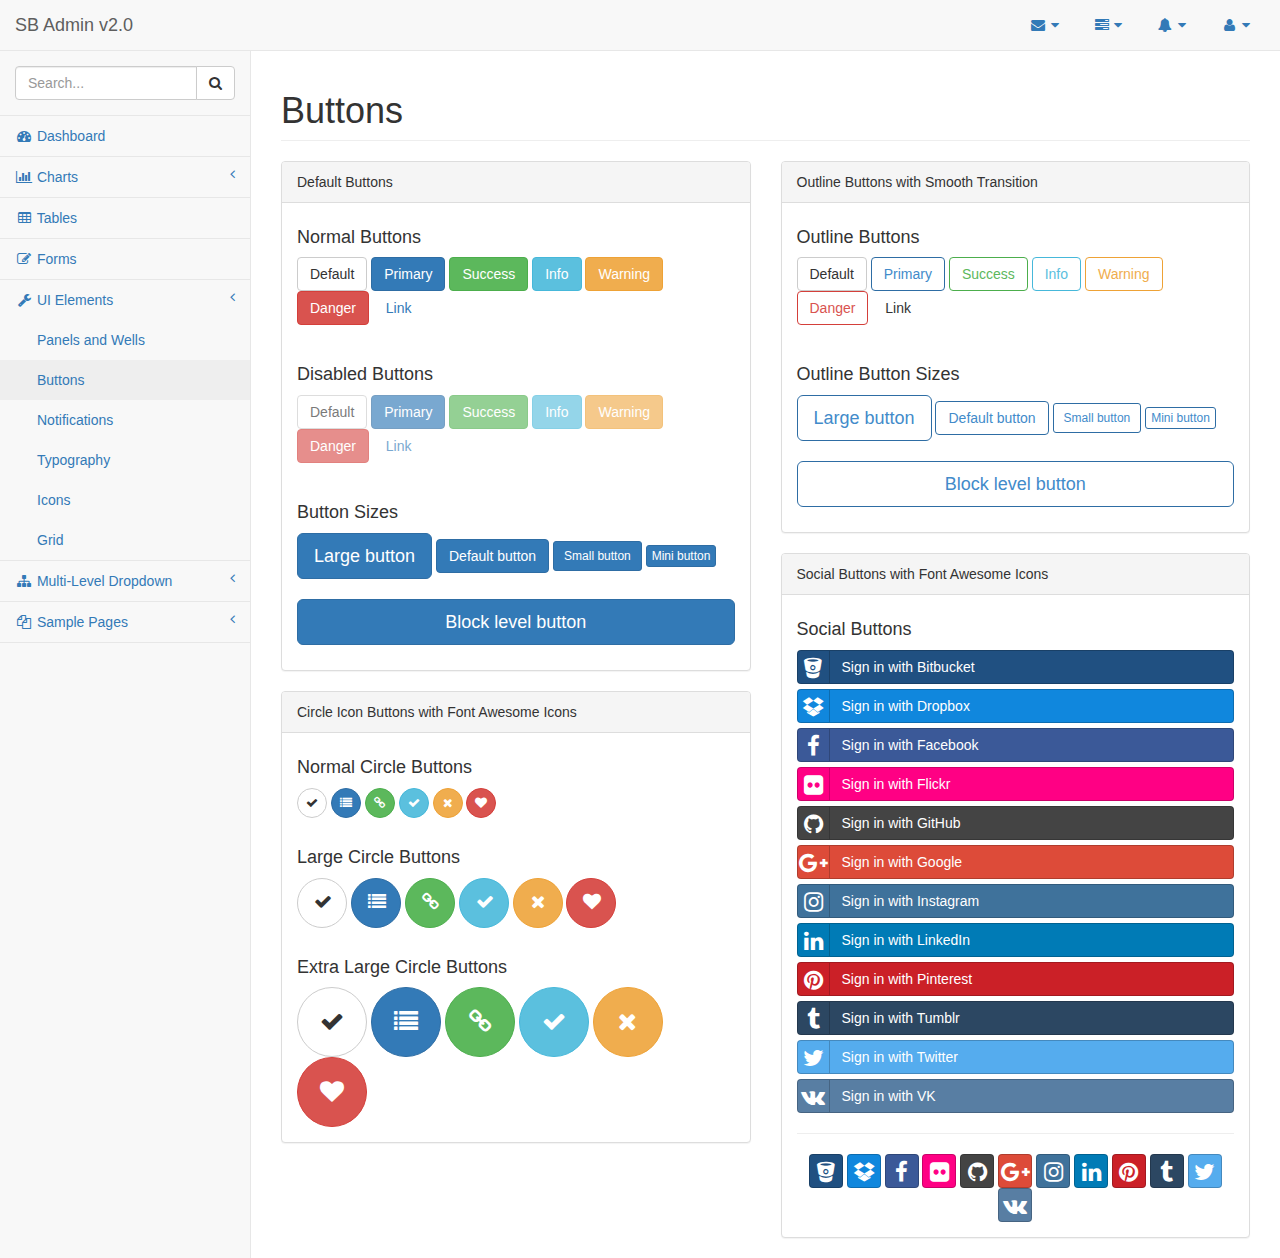
<file: WebContent/webapp/start_admin/pages/buttons.html>
<!DOCTYPE html>
<html lang="en">

<head>

    <meta charset="utf-8">
    <meta http-equiv="X-UA-Compatible" content="IE=edge">
    <meta name="viewport" content="width=device-width, initial-scale=1">
    <meta name="description" content="">
    <meta name="author" content="">

    <title>SB Admin 2 - Bootstrap Admin Theme</title>

    <!-- Bootstrap Core CSS -->
    <link href="../vendor/bootstrap/css/bootstrap.min.css" rel="stylesheet">

    <!-- MetisMenu CSS -->
    <link href="../vendor/metisMenu/metisMenu.min.css" rel="stylesheet">

    <!-- Social Buttons CSS -->
    <link href="../vendor/bootstrap-social/bootstrap-social.css" rel="stylesheet">

    <!-- Custom CSS -->
    <link href="../dist/css/sb-admin-2.css" rel="stylesheet">

    <!-- Custom Fonts -->
    <link href="../vendor/font-awesome/css/font-awesome.min.css" rel="stylesheet" type="text/css">

    <!-- HTML5 Shim and Respond.js IE8 support of HTML5 elements and media queries -->
    <!-- WARNING: Respond.js doesn't work if you view the page via file:// -->
    <!--[if lt IE 9]>
        <script src="https://oss.maxcdn.com/libs/html5shiv/3.7.0/html5shiv.js"></script>
        <script src="https://oss.maxcdn.com/libs/respond.js/1.4.2/respond.min.js"></script>
    <![endif]-->

</head>

<body>

    <div id="wrapper">

        <!-- Navigation -->
        <nav class="navbar navbar-default navbar-static-top" role="navigation" style="margin-bottom: 0">
            <div class="navbar-header">
                <button type="button" class="navbar-toggle" data-toggle="collapse" data-target=".navbar-collapse">
                    <span class="sr-only">Toggle navigation</span>
                    <span class="icon-bar"></span>
                    <span class="icon-bar"></span>
                    <span class="icon-bar"></span>
                </button>
                <a class="navbar-brand" href="index.html">SB Admin v2.0</a>
            </div>
            <!-- /.navbar-header -->

            <ul class="nav navbar-top-links navbar-right">
                <li class="dropdown">
                    <a class="dropdown-toggle" data-toggle="dropdown" href="#">
                        <i class="fa fa-envelope fa-fw"></i> <i class="fa fa-caret-down"></i>
                    </a>
                    <ul class="dropdown-menu dropdown-messages">
                        <li>
                            <a href="#">
                                <div>
                                    <strong>John Smith</strong>
                                    <span class="pull-right text-muted">
                                        <em>Yesterday</em>
                                    </span>
                                </div>
                                <div>Lorem ipsum dolor sit amet, consectetur adipiscing elit. Pellentesque eleifend...</div>
                            </a>
                        </li>
                        <li class="divider"></li>
                        <li>
                            <a href="#">
                                <div>
                                    <strong>John Smith</strong>
                                    <span class="pull-right text-muted">
                                        <em>Yesterday</em>
                                    </span>
                                </div>
                                <div>Lorem ipsum dolor sit amet, consectetur adipiscing elit. Pellentesque eleifend...</div>
                            </a>
                        </li>
                        <li class="divider"></li>
                        <li>
                            <a href="#">
                                <div>
                                    <strong>John Smith</strong>
                                    <span class="pull-right text-muted">
                                        <em>Yesterday</em>
                                    </span>
                                </div>
                                <div>Lorem ipsum dolor sit amet, consectetur adipiscing elit. Pellentesque eleifend...</div>
                            </a>
                        </li>
                        <li class="divider"></li>
                        <li>
                            <a class="text-center" href="#">
                                <strong>Read All Messages</strong>
                                <i class="fa fa-angle-right"></i>
                            </a>
                        </li>
                    </ul>
                    <!-- /.dropdown-messages -->
                </li>
                <!-- /.dropdown -->
                <li class="dropdown">
                    <a class="dropdown-toggle" data-toggle="dropdown" href="#">
                        <i class="fa fa-tasks fa-fw"></i> <i class="fa fa-caret-down"></i>
                    </a>
                    <ul class="dropdown-menu dropdown-tasks">
                        <li>
                            <a href="#">
                                <div>
                                    <p>
                                        <strong>Task 1</strong>
                                        <span class="pull-right text-muted">40% Complete</span>
                                    </p>
                                    <div class="progress progress-striped active">
                                        <div class="progress-bar progress-bar-success" role="progressbar" aria-valuenow="40" aria-valuemin="0" aria-valuemax="100" style="width: 40%">
                                            <span class="sr-only">40% Complete (success)</span>
                                        </div>
                                    </div>
                                </div>
                            </a>
                        </li>
                        <li class="divider"></li>
                        <li>
                            <a href="#">
                                <div>
                                    <p>
                                        <strong>Task 2</strong>
                                        <span class="pull-right text-muted">20% Complete</span>
                                    </p>
                                    <div class="progress progress-striped active">
                                        <div class="progress-bar progress-bar-info" role="progressbar" aria-valuenow="20" aria-valuemin="0" aria-valuemax="100" style="width: 20%">
                                            <span class="sr-only">20% Complete</span>
                                        </div>
                                    </div>
                                </div>
                            </a>
                        </li>
                        <li class="divider"></li>
                        <li>
                            <a href="#">
                                <div>
                                    <p>
                                        <strong>Task 3</strong>
                                        <span class="pull-right text-muted">60% Complete</span>
                                    </p>
                                    <div class="progress progress-striped active">
                                        <div class="progress-bar progress-bar-warning" role="progressbar" aria-valuenow="60" aria-valuemin="0" aria-valuemax="100" style="width: 60%">
                                            <span class="sr-only">60% Complete (warning)</span>
                                        </div>
                                    </div>
                                </div>
                            </a>
                        </li>
                        <li class="divider"></li>
                        <li>
                            <a href="#">
                                <div>
                                    <p>
                                        <strong>Task 4</strong>
                                        <span class="pull-right text-muted">80% Complete</span>
                                    </p>
                                    <div class="progress progress-striped active">
                                        <div class="progress-bar progress-bar-danger" role="progressbar" aria-valuenow="80" aria-valuemin="0" aria-valuemax="100" style="width: 80%">
                                            <span class="sr-only">80% Complete (danger)</span>
                                        </div>
                                    </div>
                                </div>
                            </a>
                        </li>
                        <li class="divider"></li>
                        <li>
                            <a class="text-center" href="#">
                                <strong>See All Tasks</strong>
                                <i class="fa fa-angle-right"></i>
                            </a>
                        </li>
                    </ul>
                    <!-- /.dropdown-tasks -->
                </li>
                <!-- /.dropdown -->
                <li class="dropdown">
                    <a class="dropdown-toggle" data-toggle="dropdown" href="#">
                        <i class="fa fa-bell fa-fw"></i> <i class="fa fa-caret-down"></i>
                    </a>
                    <ul class="dropdown-menu dropdown-alerts">
                        <li>
                            <a href="#">
                                <div>
                                    <i class="fa fa-comment fa-fw"></i> New Comment
                                    <span class="pull-right text-muted small">4 minutes ago</span>
                                </div>
                            </a>
                        </li>
                        <li class="divider"></li>
                        <li>
                            <a href="#">
                                <div>
                                    <i class="fa fa-twitter fa-fw"></i> 3 New Followers
                                    <span class="pull-right text-muted small">12 minutes ago</span>
                                </div>
                            </a>
                        </li>
                        <li class="divider"></li>
                        <li>
                            <a href="#">
                                <div>
                                    <i class="fa fa-envelope fa-fw"></i> Message Sent
                                    <span class="pull-right text-muted small">4 minutes ago</span>
                                </div>
                            </a>
                        </li>
                        <li class="divider"></li>
                        <li>
                            <a href="#">
                                <div>
                                    <i class="fa fa-tasks fa-fw"></i> New Task
                                    <span class="pull-right text-muted small">4 minutes ago</span>
                                </div>
                            </a>
                        </li>
                        <li class="divider"></li>
                        <li>
                            <a href="#">
                                <div>
                                    <i class="fa fa-upload fa-fw"></i> Server Rebooted
                                    <span class="pull-right text-muted small">4 minutes ago</span>
                                </div>
                            </a>
                        </li>
                        <li class="divider"></li>
                        <li>
                            <a class="text-center" href="#">
                                <strong>See All Alerts</strong>
                                <i class="fa fa-angle-right"></i>
                            </a>
                        </li>
                    </ul>
                    <!-- /.dropdown-alerts -->
                </li>
                <!-- /.dropdown -->
                <li class="dropdown">
                    <a class="dropdown-toggle" data-toggle="dropdown" href="#">
                        <i class="fa fa-user fa-fw"></i> <i class="fa fa-caret-down"></i>
                    </a>
                    <ul class="dropdown-menu dropdown-user">
                        <li><a href="#"><i class="fa fa-user fa-fw"></i> User Profile</a>
                        </li>
                        <li><a href="#"><i class="fa fa-gear fa-fw"></i> Settings</a>
                        </li>
                        <li class="divider"></li>
                        <li><a href="login.html"><i class="fa fa-sign-out fa-fw"></i> Logout</a>
                        </li>
                    </ul>
                    <!-- /.dropdown-user -->
                </li>
                <!-- /.dropdown -->
            </ul>
            <!-- /.navbar-top-links -->

            <div class="navbar-default sidebar" role="navigation">
                <div class="sidebar-nav navbar-collapse">
                    <ul class="nav" id="side-menu">
                        <li class="sidebar-search">
                            <div class="input-group custom-search-form">
                                <input type="text" class="form-control" placeholder="Search...">
                                <span class="input-group-btn">
                                <button class="btn btn-default" type="button">
                                    <i class="fa fa-search"></i>
                                </button>
                            </span>
                            </div>
                            <!-- /input-group -->
                        </li>
                        <li>
                            <a href="index.html"><i class="fa fa-dashboard fa-fw"></i> Dashboard</a>
                        </li>
                        <li>
                            <a href="#"><i class="fa fa-bar-chart-o fa-fw"></i> Charts<span class="fa arrow"></span></a>
                            <ul class="nav nav-second-level">
                                <li>
                                    <a href="flot.html">Flot Charts</a>
                                </li>
                                <li>
                                    <a href="morris.html">Morris.js Charts</a>
                                </li>
                            </ul>
                            <!-- /.nav-second-level -->
                        </li>
                        <li>
                            <a href="tables.html"><i class="fa fa-table fa-fw"></i> Tables</a>
                        </li>
                        <li>
                            <a href="forms.html"><i class="fa fa-edit fa-fw"></i> Forms</a>
                        </li>
                        <li>
                            <a href="#"><i class="fa fa-wrench fa-fw"></i> UI Elements<span class="fa arrow"></span></a>
                            <ul class="nav nav-second-level">
                                <li>
                                    <a href="panels-wells.html">Panels and Wells</a>
                                </li>
                                <li>
                                    <a href="buttons.html">Buttons</a>
                                </li>
                                <li>
                                    <a href="notifications.html">Notifications</a>
                                </li>
                                <li>
                                    <a href="typography.html">Typography</a>
                                </li>
                                <li>
                                    <a href="icons.html"> Icons</a>
                                </li>
                                <li>
                                    <a href="grid.html">Grid</a>
                                </li>
                            </ul>
                            <!-- /.nav-second-level -->
                        </li>
                        <li>
                            <a href="#"><i class="fa fa-sitemap fa-fw"></i> Multi-Level Dropdown<span class="fa arrow"></span></a>
                            <ul class="nav nav-second-level">
                                <li>
                                    <a href="#">Second Level Item</a>
                                </li>
                                <li>
                                    <a href="#">Second Level Item</a>
                                </li>
                                <li>
                                    <a href="#">Third Level <span class="fa arrow"></span></a>
                                    <ul class="nav nav-third-level">
                                        <li>
                                            <a href="#">Third Level Item</a>
                                        </li>
                                        <li>
                                            <a href="#">Third Level Item</a>
                                        </li>
                                        <li>
                                            <a href="#">Third Level Item</a>
                                        </li>
                                        <li>
                                            <a href="#">Third Level Item</a>
                                        </li>
                                    </ul>
                                    <!-- /.nav-third-level -->
                                </li>
                            </ul>
                            <!-- /.nav-second-level -->
                        </li>
                        <li>
                            <a href="#"><i class="fa fa-files-o fa-fw"></i> Sample Pages<span class="fa arrow"></span></a>
                            <ul class="nav nav-second-level">
                                <li>
                                    <a href="blank.html">Blank Page</a>
                                </li>
                                <li>
                                    <a href="login.html">Login Page</a>
                                </li>
                            </ul>
                            <!-- /.nav-second-level -->
                        </li>
                    </ul>
                </div>
                <!-- /.sidebar-collapse -->
            </div>
            <!-- /.navbar-static-side -->
        </nav>

        <!-- Page Content -->
        <div id="page-wrapper">
            <div class="row">
                <div class="col-lg-12">
                    <h1 class="page-header">Buttons</h1>
                </div>
                <!-- /.col-lg-12 -->
            </div>
            <!-- /.row -->
            <div class="row">
                <div class="col-lg-6">
                    <div class="panel panel-default">
                        <div class="panel-heading">
                            Default Buttons
                        </div>
                        <!-- /.panel-heading -->
                        <div class="panel-body">
                            <h4>Normal Buttons</h4>
                            <p>
                                <button type="button" class="btn btn-default">Default</button>
                                <button type="button" class="btn btn-primary">Primary</button>
                                <button type="button" class="btn btn-success">Success</button>
                                <button type="button" class="btn btn-info">Info</button>
                                <button type="button" class="btn btn-warning">Warning</button>
                                <button type="button" class="btn btn-danger">Danger</button>
                                <button type="button" class="btn btn-link">Link</button>
                            </p>
                            <br>
                            <h4>Disabled Buttons</h4>
                            <p>
                                <button type="button" class="btn btn-default disabled">Default</button>
                                <button type="button" class="btn btn-primary disabled">Primary</button>
                                <button type="button" class="btn btn-success disabled">Success</button>
                                <button type="button" class="btn btn-info disabled">Info</button>
                                <button type="button" class="btn btn-warning disabled">Warning</button>
                                <button type="button" class="btn btn-danger disabled">Danger</button>
                                <button type="button" class="btn btn-link disabled">Link</button>
                            </p>
                            <br>
                            <h4>Button Sizes</h4>
                            <p>
                                <button type="button" class="btn btn-primary btn-lg">Large button</button>
                                <button type="button" class="btn btn-primary">Default button</button>
                                <button type="button" class="btn btn-primary btn-sm">Small button</button>
                                <button type="button" class="btn btn-primary btn-xs">Mini button</button>
                                <br>
                                <br>
                                <button type="button" class="btn btn-primary btn-lg btn-block">Block level button</button>
                            </p>
                        </div>
                        <!-- /.panel-body -->
                    </div>
                    <!-- /.panel -->
                    <div class="panel panel-default">
                        <div class="panel-heading">
                            Circle Icon Buttons with Font Awesome Icons
                        </div>
                        <!-- /.panel-heading -->
                        <div class="panel-body">
                            <h4>Normal Circle Buttons</h4>
                            <button type="button" class="btn btn-default btn-circle"><i class="fa fa-check"></i>
                            </button>
                            <button type="button" class="btn btn-primary btn-circle"><i class="fa fa-list"></i>
                            </button>
                            <button type="button" class="btn btn-success btn-circle"><i class="fa fa-link"></i>
                            </button>
                            <button type="button" class="btn btn-info btn-circle"><i class="fa fa-check"></i>
                            </button>
                            <button type="button" class="btn btn-warning btn-circle"><i class="fa fa-times"></i>
                            </button>
                            <button type="button" class="btn btn-danger btn-circle"><i class="fa fa-heart"></i>
                            </button>
                            <br>
                            <br>
                            <h4>Large Circle Buttons</h4>
                            <button type="button" class="btn btn-default btn-circle btn-lg"><i class="fa fa-check"></i>
                            </button>
                            <button type="button" class="btn btn-primary btn-circle btn-lg"><i class="fa fa-list"></i>
                            </button>
                            <button type="button" class="btn btn-success btn-circle btn-lg"><i class="fa fa-link"></i>
                            </button>
                            <button type="button" class="btn btn-info btn-circle btn-lg"><i class="fa fa-check"></i>
                            </button>
                            <button type="button" class="btn btn-warning btn-circle btn-lg"><i class="fa fa-times"></i>
                            </button>
                            <button type="button" class="btn btn-danger btn-circle btn-lg"><i class="fa fa-heart"></i>
                            </button>
                            <br>
                            <br>
                            <h4>Extra Large Circle Buttons</h4>
                            <button type="button" class="btn btn-default btn-circle btn-xl"><i class="fa fa-check"></i>
                            </button>
                            <button type="button" class="btn btn-primary btn-circle btn-xl"><i class="fa fa-list"></i>
                            </button>
                            <button type="button" class="btn btn-success btn-circle btn-xl"><i class="fa fa-link"></i>
                            </button>
                            <button type="button" class="btn btn-info btn-circle btn-xl"><i class="fa fa-check"></i>
                            </button>
                            <button type="button" class="btn btn-warning btn-circle btn-xl"><i class="fa fa-times"></i>
                            </button>
                            <button type="button" class="btn btn-danger btn-circle btn-xl"><i class="fa fa-heart"></i>
                            </button>
                        </div>
                        <!-- /.panel-body -->
                    </div>
                    <!-- /.panel -->
                </div>
                <!-- /.col-lg-6 -->
                <div class="col-lg-6">
                    <div class="panel panel-default">
                        <div class="panel-heading">
                            Outline Buttons with Smooth Transition
                        </div>
                        <!-- /.panel-heading -->
                        <div class="panel-body">
                            <h4>Outline Buttons</h4>
                            <p>
                                <button type="button" class="btn btn-outline btn-default">Default</button>
                                <button type="button" class="btn btn-outline btn-primary">Primary</button>
                                <button type="button" class="btn btn-outline btn-success">Success</button>
                                <button type="button" class="btn btn-outline btn-info">Info</button>
                                <button type="button" class="btn btn-outline btn-warning">Warning</button>
                                <button type="button" class="btn btn-outline btn-danger">Danger</button>
                                <button type="button" class="btn btn-outline btn-link">Link</button>
                            </p>
                            <br>
                            <h4>Outline Button Sizes</h4>
                            <p>
                                <button type="button" class="btn btn-outline btn-primary btn-lg">Large button</button>
                                <button type="button" class="btn btn-outline btn-primary">Default button</button>
                                <button type="button" class="btn btn-outline btn-primary btn-sm">Small button</button>
                                <button type="button" class="btn btn-outline btn-primary btn-xs">Mini button</button>
                                <br>
                                <br>
                                <button type="button" class="btn btn-outline btn-primary btn-lg btn-block">Block level button</button>
                            </p>
                        </div>
                        <!-- /.panel-body -->
                    </div>
                    <!-- /.panel -->
                    <div class="panel panel-default">
                        <div class="panel-heading">
                            Social Buttons with Font Awesome Icons
                        </div>
                        <!-- /.panel-heading -->
                        <div class="panel-body">
                            <h4>Social Buttons</h4>
                            <a class="btn btn-block btn-social btn-bitbucket">
                                <i class="fa fa-bitbucket"></i> Sign in with Bitbucket
                            </a>
                            <a class="btn btn-block btn-social btn-dropbox">
                                <i class="fa fa-dropbox"></i> Sign in with Dropbox
                            </a>
                            <a class="btn btn-block btn-social btn-facebook">
                                <i class="fa fa-facebook"></i> Sign in with Facebook
                            </a>
                            <a class="btn btn-block btn-social btn-flickr">
                                <i class="fa fa-flickr"></i> Sign in with Flickr
                            </a>
                            <a class="btn btn-block btn-social btn-github">
                                <i class="fa fa-github"></i> Sign in with GitHub
                            </a>
                            <a class="btn btn-block btn-social btn-google-plus">
                                <i class="fa fa-google-plus"></i> Sign in with Google
                            </a>
                            <a class="btn btn-block btn-social btn-instagram">
                                <i class="fa fa-instagram"></i> Sign in with Instagram
                            </a>
                            <a class="btn btn-block btn-social btn-linkedin">
                                <i class="fa fa-linkedin"></i> Sign in with LinkedIn
                            </a>
                            <a class="btn btn-block btn-social btn-pinterest">
                                <i class="fa fa-pinterest"></i> Sign in with Pinterest
                            </a>
                            <a class="btn btn-block btn-social btn-tumblr">
                                <i class="fa fa-tumblr"></i> Sign in with Tumblr
                            </a>
                            <a class="btn btn-block btn-social btn-twitter">
                                <i class="fa fa-twitter"></i> Sign in with Twitter
                            </a>
                            <a class="btn btn-block btn-social btn-vk">
                                <i class="fa fa-vk"></i> Sign in with VK
                            </a>

                            <hr>

                            <div class="text-center">
                                <a class="btn btn-social-icon btn-bitbucket"><i class="fa fa-bitbucket"></i></a>
                                <a class="btn btn-social-icon btn-dropbox"><i class="fa fa-dropbox"></i></a>
                                <a class="btn btn-social-icon btn-facebook"><i class="fa fa-facebook"></i></a>
                                <a class="btn btn-social-icon btn-flickr"><i class="fa fa-flickr"></i></a>
                                <a class="btn btn-social-icon btn-github"><i class="fa fa-github"></i></a>
                                <a class="btn btn-social-icon btn-google-plus"><i class="fa fa-google-plus"></i></a>
                                <a class="btn btn-social-icon btn-instagram"><i class="fa fa-instagram"></i></a>
                                <a class="btn btn-social-icon btn-linkedin"><i class="fa fa-linkedin"></i></a>
                                <a class="btn btn-social-icon btn-pinterest"><i class="fa fa-pinterest"></i></a>
                                <a class="btn btn-social-icon btn-tumblr"><i class="fa fa-tumblr"></i></a>
                                <a class="btn btn-social-icon btn-twitter"><i class="fa fa-twitter"></i></a>
                                <a class="btn btn-social-icon btn-vk"><i class="fa fa-vk"></i></a>
                            </div>
                        </div>
                        <!-- /.panel-body -->
                    </div>
                    <!-- /.panel -->
                </div>
                <!-- /.col-lg-6 -->
            </div>
            <!-- /.row -->
        </div>
        <!-- /#page-wrapper -->

    </div>
    <!-- /#wrapper -->

    <!-- jQuery -->
    <script src="../vendor/jquery/jquery.min.js"></script>

    <!-- Bootstrap Core JavaScript -->
    <script src="../vendor/bootstrap/js/bootstrap.min.js"></script>

    <!-- Metis Menu Plugin JavaScript -->
    <script src="../vendor/metisMenu/metisMenu.min.js"></script>

    <!-- Custom Theme JavaScript -->
    <script src="../dist/js/sb-admin-2.js"></script>

</body>

</html>
</file>
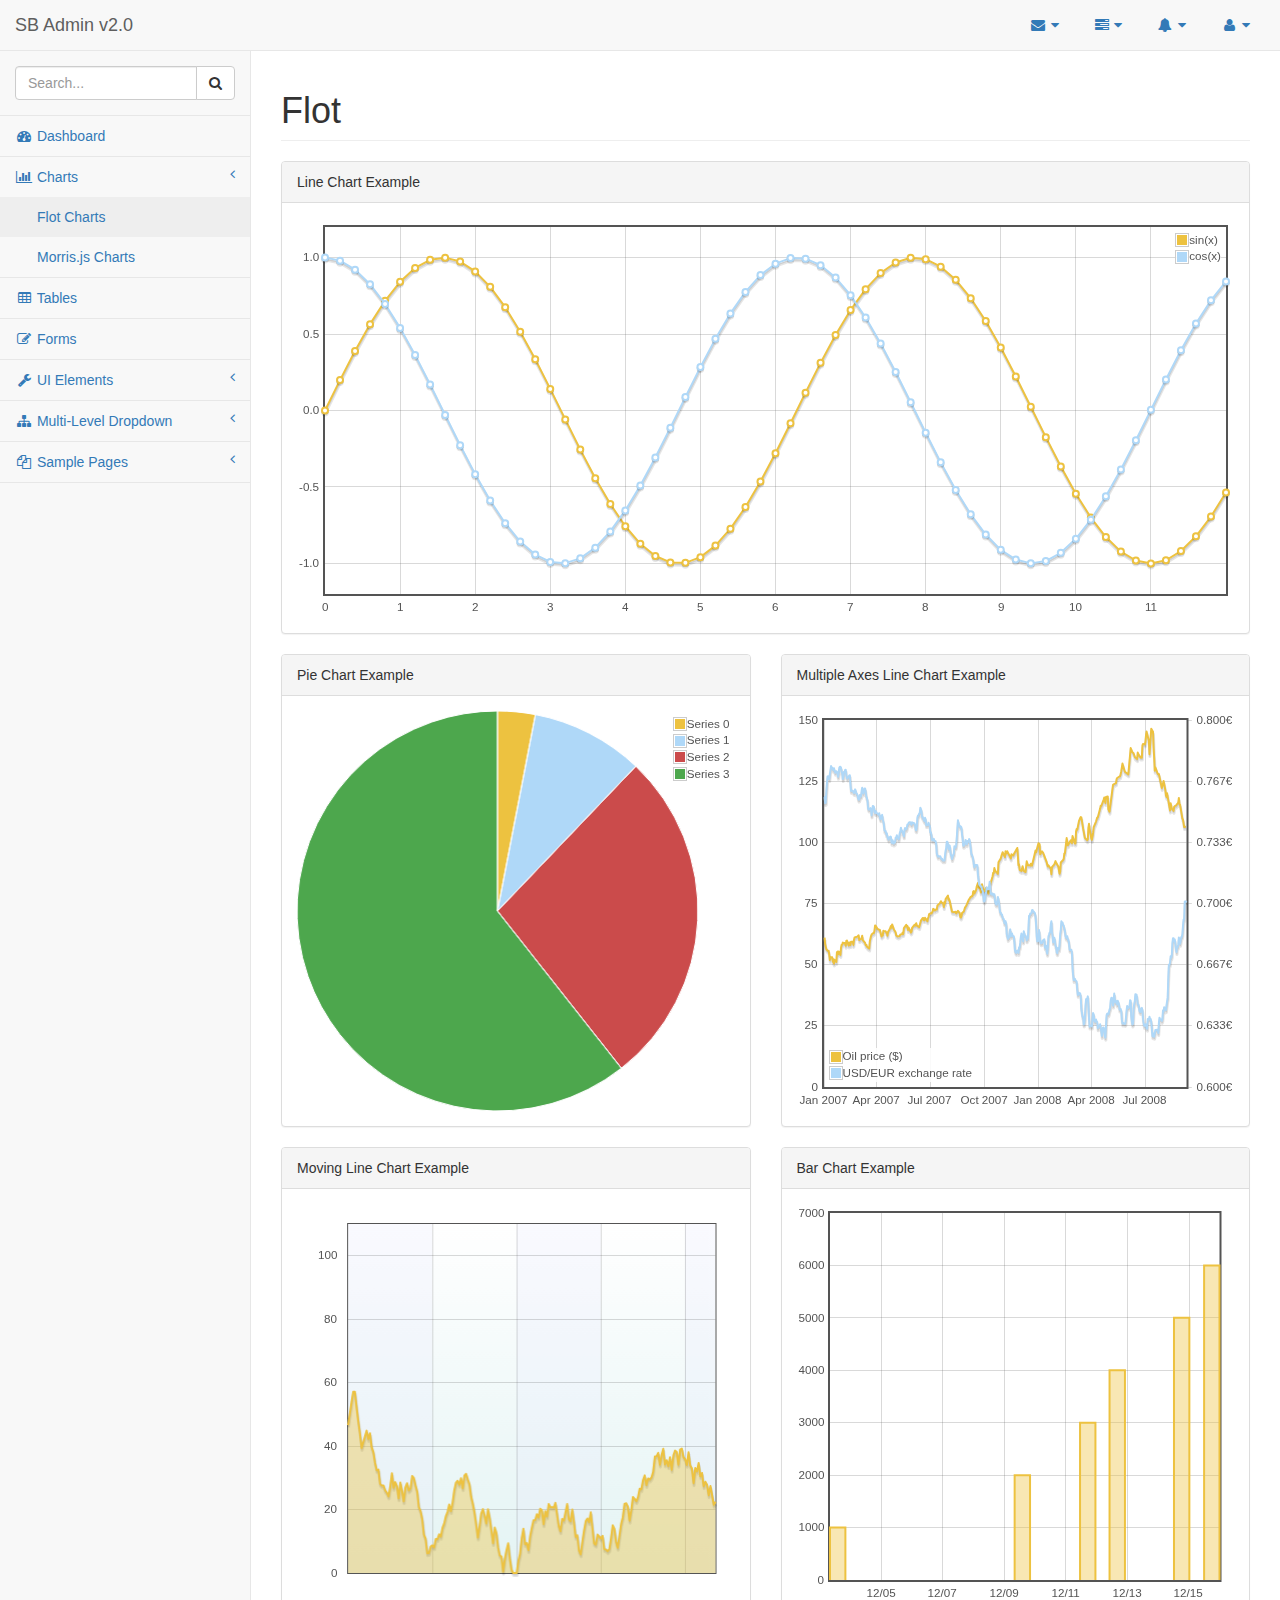
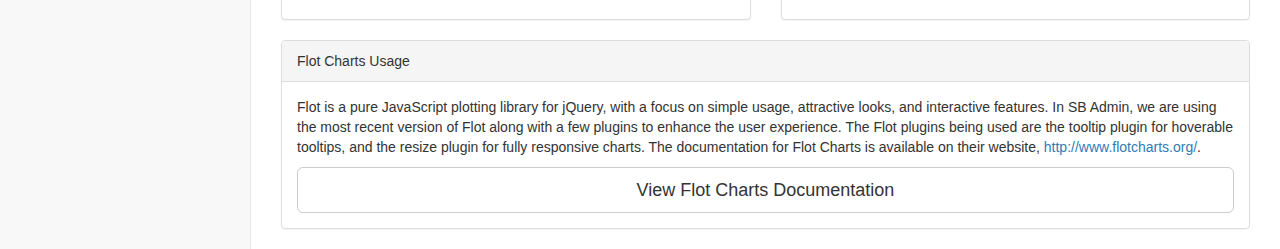
<file: WebContent/webapp/start_admin/pages/flot.html>
<!DOCTYPE html>
<html lang="en">

<head>

    <meta charset="utf-8">
    <meta http-equiv="X-UA-Compatible" content="IE=edge">
    <meta name="viewport" content="width=device-width, initial-scale=1">
    <meta name="description" content="">
    <meta name="author" content="">

    <title>SB Admin 2 - Bootstrap Admin Theme</title>

    <!-- Bootstrap Core CSS -->
    <link href="../vendor/bootstrap/css/bootstrap.min.css" rel="stylesheet">

    <!-- MetisMenu CSS -->
    <link href="../vendor/metisMenu/metisMenu.min.css" rel="stylesheet">

    <!-- Custom CSS -->
    <link href="../dist/css/sb-admin-2.css" rel="stylesheet">

    <!-- Morris Charts CSS -->
    <link href="../vendor/morrisjs/morris.css" rel="stylesheet">

    <!-- Custom Fonts -->
    <link href="../vendor/font-awesome/css/font-awesome.min.css" rel="stylesheet" type="text/css">

    <!-- HTML5 Shim and Respond.js IE8 support of HTML5 elements and media queries -->
    <!-- WARNING: Respond.js doesn't work if you view the page via file:// -->
    <!--[if lt IE 9]>
        <script src="https://oss.maxcdn.com/libs/html5shiv/3.7.0/html5shiv.js"></script>
        <script src="https://oss.maxcdn.com/libs/respond.js/1.4.2/respond.min.js"></script>
    <![endif]-->

</head>

<body>

    <div id="wrapper">

        <!-- Navigation -->
        <nav class="navbar navbar-default navbar-static-top" role="navigation" style="margin-bottom: 0">
            <div class="navbar-header">
                <button type="button" class="navbar-toggle" data-toggle="collapse" data-target=".navbar-collapse">
                    <span class="sr-only">Toggle navigation</span>
                    <span class="icon-bar"></span>
                    <span class="icon-bar"></span>
                    <span class="icon-bar"></span>
                </button>
                <a class="navbar-brand" href="index.html">SB Admin v2.0</a>
            </div>
            <!-- /.navbar-header -->

            <ul class="nav navbar-top-links navbar-right">
                <li class="dropdown">
                    <a class="dropdown-toggle" data-toggle="dropdown" href="#">
                        <i class="fa fa-envelope fa-fw"></i> <i class="fa fa-caret-down"></i>
                    </a>
                    <ul class="dropdown-menu dropdown-messages">
                        <li>
                            <a href="#">
                                <div>
                                    <strong>John Smith</strong>
                                    <span class="pull-right text-muted">
                                        <em>Yesterday</em>
                                    </span>
                                </div>
                                <div>Lorem ipsum dolor sit amet, consectetur adipiscing elit. Pellentesque eleifend...</div>
                            </a>
                        </li>
                        <li class="divider"></li>
                        <li>
                            <a href="#">
                                <div>
                                    <strong>John Smith</strong>
                                    <span class="pull-right text-muted">
                                        <em>Yesterday</em>
                                    </span>
                                </div>
                                <div>Lorem ipsum dolor sit amet, consectetur adipiscing elit. Pellentesque eleifend...</div>
                            </a>
                        </li>
                        <li class="divider"></li>
                        <li>
                            <a href="#">
                                <div>
                                    <strong>John Smith</strong>
                                    <span class="pull-right text-muted">
                                        <em>Yesterday</em>
                                    </span>
                                </div>
                                <div>Lorem ipsum dolor sit amet, consectetur adipiscing elit. Pellentesque eleifend...</div>
                            </a>
                        </li>
                        <li class="divider"></li>
                        <li>
                            <a class="text-center" href="#">
                                <strong>Read All Messages</strong>
                                <i class="fa fa-angle-right"></i>
                            </a>
                        </li>
                    </ul>
                    <!-- /.dropdown-messages -->
                </li>
                <!-- /.dropdown -->
                <li class="dropdown">
                    <a class="dropdown-toggle" data-toggle="dropdown" href="#">
                        <i class="fa fa-tasks fa-fw"></i> <i class="fa fa-caret-down"></i>
                    </a>
                    <ul class="dropdown-menu dropdown-tasks">
                        <li>
                            <a href="#">
                                <div>
                                    <p>
                                        <strong>Task 1</strong>
                                        <span class="pull-right text-muted">40% Complete</span>
                                    </p>
                                    <div class="progress progress-striped active">
                                        <div class="progress-bar progress-bar-success" role="progressbar" aria-valuenow="40" aria-valuemin="0" aria-valuemax="100" style="width: 40%">
                                            <span class="sr-only">40% Complete (success)</span>
                                        </div>
                                    </div>
                                </div>
                            </a>
                        </li>
                        <li class="divider"></li>
                        <li>
                            <a href="#">
                                <div>
                                    <p>
                                        <strong>Task 2</strong>
                                        <span class="pull-right text-muted">20% Complete</span>
                                    </p>
                                    <div class="progress progress-striped active">
                                        <div class="progress-bar progress-bar-info" role="progressbar" aria-valuenow="20" aria-valuemin="0" aria-valuemax="100" style="width: 20%">
                                            <span class="sr-only">20% Complete</span>
                                        </div>
                                    </div>
                                </div>
                            </a>
                        </li>
                        <li class="divider"></li>
                        <li>
                            <a href="#">
                                <div>
                                    <p>
                                        <strong>Task 3</strong>
                                        <span class="pull-right text-muted">60% Complete</span>
                                    </p>
                                    <div class="progress progress-striped active">
                                        <div class="progress-bar progress-bar-warning" role="progressbar" aria-valuenow="60" aria-valuemin="0" aria-valuemax="100" style="width: 60%">
                                            <span class="sr-only">60% Complete (warning)</span>
                                        </div>
                                    </div>
                                </div>
                            </a>
                        </li>
                        <li class="divider"></li>
                        <li>
                            <a href="#">
                                <div>
                                    <p>
                                        <strong>Task 4</strong>
                                        <span class="pull-right text-muted">80% Complete</span>
                                    </p>
                                    <div class="progress progress-striped active">
                                        <div class="progress-bar progress-bar-danger" role="progressbar" aria-valuenow="80" aria-valuemin="0" aria-valuemax="100" style="width: 80%">
                                            <span class="sr-only">80% Complete (danger)</span>
                                        </div>
                                    </div>
                                </div>
                            </a>
                        </li>
                        <li class="divider"></li>
                        <li>
                            <a class="text-center" href="#">
                                <strong>See All Tasks</strong>
                                <i class="fa fa-angle-right"></i>
                            </a>
                        </li>
                    </ul>
                    <!-- /.dropdown-tasks -->
                </li>
                <!-- /.dropdown -->
                <li class="dropdown">
                    <a class="dropdown-toggle" data-toggle="dropdown" href="#">
                        <i class="fa fa-bell fa-fw"></i> <i class="fa fa-caret-down"></i>
                    </a>
                    <ul class="dropdown-menu dropdown-alerts">
                        <li>
                            <a href="#">
                                <div>
                                    <i class="fa fa-comment fa-fw"></i> New Comment
                                    <span class="pull-right text-muted small">4 minutes ago</span>
                                </div>
                            </a>
                        </li>
                        <li class="divider"></li>
                        <li>
                            <a href="#">
                                <div>
                                    <i class="fa fa-twitter fa-fw"></i> 3 New Followers
                                    <span class="pull-right text-muted small">12 minutes ago</span>
                                </div>
                            </a>
                        </li>
                        <li class="divider"></li>
                        <li>
                            <a href="#">
                                <div>
                                    <i class="fa fa-envelope fa-fw"></i> Message Sent
                                    <span class="pull-right text-muted small">4 minutes ago</span>
                                </div>
                            </a>
                        </li>
                        <li class="divider"></li>
                        <li>
                            <a href="#">
                                <div>
                                    <i class="fa fa-tasks fa-fw"></i> New Task
                                    <span class="pull-right text-muted small">4 minutes ago</span>
                                </div>
                            </a>
                        </li>
                        <li class="divider"></li>
                        <li>
                            <a href="#">
                                <div>
                                    <i class="fa fa-upload fa-fw"></i> Server Rebooted
                                    <span class="pull-right text-muted small">4 minutes ago</span>
                                </div>
                            </a>
                        </li>
                        <li class="divider"></li>
                        <li>
                            <a class="text-center" href="#">
                                <strong>See All Alerts</strong>
                                <i class="fa fa-angle-right"></i>
                            </a>
                        </li>
                    </ul>
                    <!-- /.dropdown-alerts -->
                </li>
                <!-- /.dropdown -->
                <li class="dropdown">
                    <a class="dropdown-toggle" data-toggle="dropdown" href="#">
                        <i class="fa fa-user fa-fw"></i> <i class="fa fa-caret-down"></i>
                    </a>
                    <ul class="dropdown-menu dropdown-user">
                        <li><a href="#"><i class="fa fa-user fa-fw"></i> User Profile</a>
                        </li>
                        <li><a href="#"><i class="fa fa-gear fa-fw"></i> Settings</a>
                        </li>
                        <li class="divider"></li>
                        <li><a href="login.html"><i class="fa fa-sign-out fa-fw"></i> Logout</a>
                        </li>
                    </ul>
                    <!-- /.dropdown-user -->
                </li>
                <!-- /.dropdown -->
            </ul>
            <!-- /.navbar-top-links -->

            <div class="navbar-default sidebar" role="navigation">
                <div class="sidebar-nav navbar-collapse">
                    <ul class="nav" id="side-menu">
                        <li class="sidebar-search">
                            <div class="input-group custom-search-form">
                                <input type="text" class="form-control" placeholder="Search...">
                                <span class="input-group-btn">
                                <button class="btn btn-default" type="button">
                                    <i class="fa fa-search"></i>
                                </button>
                            </span>
                            </div>
                            <!-- /input-group -->
                        </li>
                        <li>
                            <a href="index.html"><i class="fa fa-dashboard fa-fw"></i> Dashboard</a>
                        </li>
                        <li>
                            <a href="#"><i class="fa fa-bar-chart-o fa-fw"></i> Charts<span class="fa arrow"></span></a>
                            <ul class="nav nav-second-level">
                                <li>
                                    <a href="flot.html">Flot Charts</a>
                                </li>
                                <li>
                                    <a href="morris.html">Morris.js Charts</a>
                                </li>
                            </ul>
                            <!-- /.nav-second-level -->
                        </li>
                        <li>
                            <a href="tables.html"><i class="fa fa-table fa-fw"></i> Tables</a>
                        </li>
                        <li>
                            <a href="forms.html"><i class="fa fa-edit fa-fw"></i> Forms</a>
                        </li>
                        <li>
                            <a href="#"><i class="fa fa-wrench fa-fw"></i> UI Elements<span class="fa arrow"></span></a>
                            <ul class="nav nav-second-level">
                                <li>
                                    <a href="panels-wells.html">Panels and Wells</a>
                                </li>
                                <li>
                                    <a href="buttons.html">Buttons</a>
                                </li>
                                <li>
                                    <a href="notifications.html">Notifications</a>
                                </li>
                                <li>
                                    <a href="typography.html">Typography</a>
                                </li>
                                <li>
                                    <a href="icons.html"> Icons</a>
                                </li>
                                <li>
                                    <a href="grid.html">Grid</a>
                                </li>
                            </ul>
                            <!-- /.nav-second-level -->
                        </li>
                        <li>
                            <a href="#"><i class="fa fa-sitemap fa-fw"></i> Multi-Level Dropdown<span class="fa arrow"></span></a>
                            <ul class="nav nav-second-level">
                                <li>
                                    <a href="#">Second Level Item</a>
                                </li>
                                <li>
                                    <a href="#">Second Level Item</a>
                                </li>
                                <li>
                                    <a href="#">Third Level <span class="fa arrow"></span></a>
                                    <ul class="nav nav-third-level">
                                        <li>
                                            <a href="#">Third Level Item</a>
                                        </li>
                                        <li>
                                            <a href="#">Third Level Item</a>
                                        </li>
                                        <li>
                                            <a href="#">Third Level Item</a>
                                        </li>
                                        <li>
                                            <a href="#">Third Level Item</a>
                                        </li>
                                    </ul>
                                    <!-- /.nav-third-level -->
                                </li>
                            </ul>
                            <!-- /.nav-second-level -->
                        </li>
                        <li>
                            <a href="#"><i class="fa fa-files-o fa-fw"></i> Sample Pages<span class="fa arrow"></span></a>
                            <ul class="nav nav-second-level">
                                <li>
                                    <a href="blank.html">Blank Page</a>
                                </li>
                                <li>
                                    <a href="login.html">Login Page</a>
                                </li>
                            </ul>
                            <!-- /.nav-second-level -->
                        </li>
                    </ul>
                </div>
                <!-- /.sidebar-collapse -->
            </div>
            <!-- /.navbar-static-side -->
        </nav>

        <div id="page-wrapper">
            <div class="row">
                <div class="col-lg-12">
                    <h1 class="page-header">Flot</h1>
                </div>
                <!-- /.col-lg-12 -->
            </div>
            <!-- /.row -->
            <div class="row">
                <div class="col-lg-12">
                    <div class="panel panel-default">
                        <div class="panel-heading">
                            Line Chart Example
                        </div>
                        <!-- /.panel-heading -->
                        <div class="panel-body">
                            <div class="flot-chart">
                                <div class="flot-chart-content" id="flot-line-chart"></div>
                            </div>
                        </div>
                        <!-- /.panel-body -->
                    </div>
                    <!-- /.panel -->
                </div>
                <!-- /.col-lg-12 -->
                <div class="col-lg-6">
                    <div class="panel panel-default">
                        <div class="panel-heading">
                            Pie Chart Example
                        </div>
                        <!-- /.panel-heading -->
                        <div class="panel-body">
                            <div class="flot-chart">
                                <div class="flot-chart-content" id="flot-pie-chart"></div>
                            </div>
                        </div>
                        <!-- /.panel-body -->
                    </div>
                    <!-- /.panel -->
                </div>
                <!-- /.col-lg-6 -->
                <div class="col-lg-6">
                    <div class="panel panel-default">
                        <div class="panel-heading">
                            Multiple Axes Line Chart Example
                        </div>
                        <!-- /.panel-heading -->
                        <div class="panel-body">
                            <div class="flot-chart">
                                <div class="flot-chart-content" id="flot-line-chart-multi"></div>
                            </div>
                        </div>
                        <!-- /.panel-body -->
                    </div>
                    <!-- /.panel -->
                </div>
                <!-- /.col-lg-6 -->
                <div class="col-lg-6">
                    <div class="panel panel-default">
                        <div class="panel-heading">
                            Moving Line Chart Example
                        </div>
                        <!-- /.panel-heading -->
                        <div class="panel-body">
                            <div class="flot-chart">
                                <div class="flot-chart-content" id="flot-line-chart-moving"></div>
                            </div>
                        </div>
                        <!-- /.panel-body -->
                    </div>
                    <!-- /.panel -->
                </div>
                <!-- /.col-lg-6 -->
                <div class="col-lg-6">
                    <div class="panel panel-default">
                        <div class="panel-heading">
                            Bar Chart Example
                        </div>
                        <!-- /.panel-heading -->
                        <div class="panel-body">
                            <div class="flot-chart">
                                <div class="flot-chart-content" id="flot-bar-chart"></div>
                            </div>
                        </div>
                        <!-- /.panel-body -->
                    </div>
                    <!-- /.panel -->
                </div>
                <!-- /.col-lg-6 -->
                <div class="col-lg-12">
                    <div class="panel panel-default">
                        <div class="panel-heading">
                            Flot Charts Usage
                        </div>
                        <!-- /.panel-heading -->
                        <div class="panel-body">
                            <p>Flot is a pure JavaScript plotting library for jQuery, with a focus on simple usage, attractive looks, and interactive features. In SB Admin, we are using the most recent version of Flot along with a few plugins to enhance the user experience. The Flot plugins being used are the tooltip plugin for hoverable tooltips, and the resize plugin for fully responsive charts. The documentation for Flot Charts is available on their website, <a target="_blank" href="http://www.flotcharts.org/">http://www.flotcharts.org/</a>.</p>
                            <a target="_blank" class="btn btn-default btn-lg btn-block" href="http://www.flotcharts.org/">View Flot Charts Documentation</a>
                        </div>
                        <!-- /.panel-body -->
                    </div>
                    <!-- /.panel -->
                </div>
                <!-- /.col-lg-6 -->
            </div>
            <!-- /.row -->
        </div>
        <!-- /#page-wrapper -->

    </div>
    <!-- /#wrapper -->

    <!-- jQuery -->
    <script src="../vendor/jquery/jquery.min.js"></script>

    <!-- Bootstrap Core JavaScript -->
    <script src="../vendor/bootstrap/js/bootstrap.min.js"></script>

    <!-- Metis Menu Plugin JavaScript -->
    <script src="../vendor/metisMenu/metisMenu.min.js"></script>

    <!-- Flot Charts JavaScript -->
    <script src="../vendor/flot/excanvas.min.js"></script>
    <script src="../vendor/flot/jquery.flot.js"></script>
    <script src="../vendor/flot/jquery.flot.pie.js"></script>
    <script src="../vendor/flot/jquery.flot.resize.js"></script>
    <script src="../vendor/flot/jquery.flot.time.js"></script>
    <script src="../vendor/flot-tooltip/jquery.flot.tooltip.min.js"></script>
    <script src="../data/flot-data.js"></script>

    <!-- Custom Theme JavaScript -->
    <script src="../dist/js/sb-admin-2.js"></script>

</body>

</html>
</file>
<file: WebContent/webapp/bootTabs/css/styles.css>
html { height: 102%; /* always keep a scrollbar */ }
body {
  padding-top: 45px;
  padding-bottom: 65px;
  background: #d1d6d9;

}

.container {
  background: #fff;
  -webkit-border-radius: 5px;
  -moz-border-radius: 5px;
  border-radius: 5px;
  padding: 8px 12px;
}

ul.nav {
  margin-bottom: 0 !important;
}
</file>
<file: WebContent/webapp/start_admin/vendor/morrisjs/morris.css>
.morris-hover{position:absolute;z-index:1000}.morris-hover.morris-default-style{border-radius:10px;padding:6px;color:#666;background:rgba(255,255,255,0.8);border:solid 2px rgba(230,230,230,0.8);font-family:sans-serif;font-size:12px;text-align:center}.morris-hover.morris-default-style .morris-hover-row-label{font-weight:bold;margin:0.25em 0}
.morris-hover.morris-default-style .morris-hover-point{white-space:nowrap;margin:0.1em 0}
</file>
<file: WebContent/webapp/pages/css/heroic-features.css>
/*
 * Start Bootstrap - Heroic Features (http://startbootstrap.com/)
 * Copyright 2013-2016 Start Bootstrap
 * Licensed under MIT (https://github.com/BlackrockDigital/startbootstrap/blob/gh-pages/LICENSE)
 */

body {
    padding-top: 30px; /* Required padding for .navbar-fixed-top. Remove if using .navbar-static-top. Change if height of navigation changes. */
}

.hero-spacer {
    margin-top: 50px;
}

.hero-feature {
    margin-bottom: 30px;
}

footer {
    margin: 50px 0;
}
</file>
<file: WebContent/webapp/pages/css/angular-modal-service.css>
@import url('http://getbootstrap.com/dist/css/bootstrap.css');
</file>
<file: WebContent/webapp/start_admin/vendor/metisMenu/metisMenu.min.css>
/*
 * metismenu - v1.1.3
 * Easy menu jQuery plugin for Twitter Bootstrap 3
 * https://github.com/onokumus/metisMenu
 *
 * Made by Osman Nuri Okumus
 * Under MIT License
 */

.arrow{float:right;line-height:1.42857}.glyphicon.arrow:before{content:"\e079"}.active>a>.glyphicon.arrow:before{content:"\e114"}.fa.arrow:before{content:"\f104"}.active>a>.fa.arrow:before{content:"\f107"}.plus-times{float:right}.fa.plus-times:before{content:"\f067"}.active>a>.fa.plus-times{filter:progid:DXImageTransform.Microsoft.BasicImage(rotation=1);-webkit-transform:rotate(45deg);-moz-transform:rotate(45deg);-ms-transform:rotate(45deg);-o-transform:rotate(45deg);transform:rotate(45deg)}.plus-minus{float:right}.fa.plus-minus:before{content:"\f067"}.active>a>.fa.plus-minus:before{content:"\f068"}
</file>
<file: WebContent/webapp/start_admin/dist/css/sb-admin-2.css>
/*!
 * Start Bootstrap - SB Admin 2 v3.3.7+1 (http://startbootstrap.com/template-overviews/sb-admin-2)
 * Copyright 2013-2016 Start Bootstrap
 * Licensed under MIT (https://github.com/BlackrockDigital/startbootstrap/blob/gh-pages/LICENSE)
 */
body {
  background-color: #f8f8f8;
}
#wrapper {
  width: 100%;
}
#page-wrapper {
  padding: 0 15px;
  min-height: 568px;
  background-color: white;
}
@media (min-width: 768px) {
  #page-wrapper {
    position: inherit;
    margin: 0 0 0 250px;
    padding: 0 30px;
    border-left: 1px solid #e7e7e7;
  }
}
.navbar-top-links {
  margin-right: 0;
}
.navbar-top-links li {
  display: inline-block;
}
.navbar-top-links li:last-child {
  margin-right: 15px;
}
.navbar-top-links li a {
  padding: 15px;
  min-height: 50px;
}
.navbar-top-links .dropdown-menu li {
  display: block;
}
.navbar-top-links .dropdown-menu li:last-child {
  margin-right: 0;
}
.navbar-top-links .dropdown-menu li a {
  padding: 3px 20px;
  min-height: 0;
}
.navbar-top-links .dropdown-menu li a div {
  white-space: normal;
}
.navbar-top-links .dropdown-messages,
.navbar-top-links .dropdown-tasks,
.navbar-top-links .dropdown-alerts {
  width: 310px;
  min-width: 0;
}
.navbar-top-links .dropdown-messages {
  margin-left: 5px;
}
.navbar-top-links .dropdown-tasks {
  margin-left: -59px;
}
.navbar-top-links .dropdown-alerts {
  margin-left: -123px;
}
.navbar-top-links .dropdown-user {
  right: 0;
  left: auto;
}
.sidebar .sidebar-nav.navbar-collapse {
  padding-left: 0;
  padding-right: 0;
}
.sidebar .sidebar-search {
  padding: 15px;
}
.sidebar ul li {
  border-bottom: 1px solid #e7e7e7;
}
.sidebar ul li a.active {
  background-color: #eeeeee;
}
.sidebar .arrow {
  float: right;
}
.sidebar .fa.arrow:before {
  content: "\f104";
}
.sidebar .active > a > .fa.arrow:before {
  content: "\f107";
}
.sidebar .nav-second-level li,
.sidebar .nav-third-level li {
  border-bottom: none !important;
}
.sidebar .nav-second-level li a {
  padding-left: 37px;
}
.sidebar .nav-third-level li a {
  padding-left: 52px;
}
@media (min-width: 768px) {
  .sidebar {
    z-index: 1;
    position: absolute;
    width: 250px;
    margin-top: 51px;
  }
  .navbar-top-links .dropdown-messages,
  .navbar-top-links .dropdown-tasks,
  .navbar-top-links .dropdown-alerts {
    margin-left: auto;
  }
}
.btn-outline {
  color: inherit;
  background-color: transparent;
  transition: all .5s;
}
.btn-primary.btn-outline {
  color: #428bca;
}
.btn-success.btn-outline {
  color: #5cb85c;
}
.btn-info.btn-outline {
  color: #5bc0de;
}
.btn-warning.btn-outline {
  color: #f0ad4e;
}
.btn-danger.btn-outline {
  color: #d9534f;
}
.btn-primary.btn-outline:hover,
.btn-success.btn-outline:hover,
.btn-info.btn-outline:hover,
.btn-warning.btn-outline:hover,
.btn-danger.btn-outline:hover {
  color: white;
}
.chat {
  margin: 0;
  padding: 0;
  list-style: none;
}
.chat li {
  margin-bottom: 10px;
  padding-bottom: 5px;
  border-bottom: 1px dotted #999999;
}
.chat li.left .chat-body {
  margin-left: 60px;
}
.chat li.right .chat-body {
  margin-right: 60px;
}
.chat li .chat-body p {
  margin: 0;
}
.panel .slidedown .glyphicon,
.chat .glyphicon {
  margin-right: 5px;
}
.chat-panel .panel-body {
  height: 350px;
  overflow-y: scroll;
}
.login-panel {
  margin-top: 25%;
}
.flot-chart {
  display: block;
  height: 400px;
}
.flot-chart-content {
  width: 100%;
  height: 100%;
}
table.dataTable thead .sorting,
table.dataTable thead .sorting_asc,
table.dataTable thead .sorting_desc,
table.dataTable thead .sorting_asc_disabled,
table.dataTable thead .sorting_desc_disabled {
  background: transparent;
}
table.dataTable thead .sorting_asc:after {
  content: "\f0de";
  float: right;
  font-family: fontawesome;
}
table.dataTable thead .sorting_desc:after {
  content: "\f0dd";
  float: right;
  font-family: fontawesome;
}
table.dataTable thead .sorting:after {
  content: "\f0dc";
  float: right;
  font-family: fontawesome;
  color: rgba(50, 50, 50, 0.5);
}
.btn-circle {
  width: 30px;
  height: 30px;
  padding: 6px 0;
  border-radius: 15px;
  text-align: center;
  font-size: 12px;
  line-height: 1.428571429;
}
.btn-circle.btn-lg {
  width: 50px;
  height: 50px;
  padding: 10px 16px;
  border-radius: 25px;
  font-size: 18px;
  line-height: 1.33;
}
.btn-circle.btn-xl {
  width: 70px;
  height: 70px;
  padding: 10px 16px;
  border-radius: 35px;
  font-size: 24px;
  line-height: 1.33;
}
.show-grid [class^="col-"] {
  padding-top: 10px;
  padding-bottom: 10px;
  border: 1px solid #ddd;
  background-color: #eee !important;
}
.show-grid {
  margin: 15px 0;
}
.huge {
  font-size: 40px;
}
.panel-green {
  border-color: #5cb85c;
}
.panel-green > .panel-heading {
  border-color: #5cb85c;
  color: white;
  background-color: #5cb85c;
}
.panel-green > a {
  color: #5cb85c;
}
.panel-green > a:hover {
  color: #3d8b3d;
}
.panel-red {
  border-color: #d9534f;
}
.panel-red > .panel-heading {
  border-color: #d9534f;
  color: white;
  background-color: #d9534f;
}
.panel-red > a {
  color: #d9534f;
}
.panel-red > a:hover {
  color: #b52b27;
}
.panel-yellow {
  border-color: #f0ad4e;
}
.panel-yellow > .panel-heading {
  border-color: #f0ad4e;
  color: white;
  background-color: #f0ad4e;
}
.panel-yellow > a {
  color: #f0ad4e;
}
.panel-yellow > a:hover {
  color: #df8a13;
}
.timeline {
  position: relative;
  padding: 20px 0 20px;
  list-style: none;
}
.timeline:before {
  content: " ";
  position: absolute;
  top: 0;
  bottom: 0;
  left: 50%;
  width: 3px;
  margin-left: -1.5px;
  background-color: #eeeeee;
}
.timeline > li {
  position: relative;
  margin-bottom: 20px;
}
.timeline > li:before,
.timeline > li:after {
  content: " ";
  display: table;
}
.timeline > li:after {
  clear: both;
}
.timeline > li:before,
.timeline > li:after {
  content: " ";
  display: table;
}
.timeline > li:after {
  clear: both;
}
.timeline > li > .timeline-panel {
  float: left;
  position: relative;
  width: 46%;
  padding: 20px;
  border: 1px solid #d4d4d4;
  border-radius: 2px;
  -webkit-box-shadow: 0 1px 6px rgba(0, 0, 0, 0.175);
  box-shadow: 0 1px 6px rgba(0, 0, 0, 0.175);
}
.timeline > li > .timeline-panel:before {
  content: " ";
  display: inline-block;
  position: absolute;
  top: 26px;
  right: -15px;
  border-top: 15px solid transparent;
  border-right: 0 solid #ccc;
  border-bottom: 15px solid transparent;
  border-left: 15px solid #ccc;
}
.timeline > li > .timeline-panel:after {
  content: " ";
  display: inline-block;
  position: absolute;
  top: 27px;
  right: -14px;
  border-top: 14px solid transparent;
  border-right: 0 solid #fff;
  border-bottom: 14px solid transparent;
  border-left: 14px solid #fff;
}
.timeline > li > .timeline-badge {
  z-index: 100;
  position: absolute;
  top: 16px;
  left: 50%;
  width: 50px;
  height: 50px;
  margin-left: -25px;
  border-radius: 50% 50% 50% 50%;
  text-align: center;
  font-size: 1.4em;
  line-height: 50px;
  color: #fff;
  background-color: #999999;
}
.timeline > li.timeline-inverted > .timeline-panel {
  float: right;
}
.timeline > li.timeline-inverted > .timeline-panel:before {
  right: auto;
  left: -15px;
  border-right-width: 15px;
  border-left-width: 0;
}
.timeline > li.timeline-inverted > .timeline-panel:after {
  right: auto;
  left: -14px;
  border-right-width: 14px;
  border-left-width: 0;
}
.timeline-badge.primary {
  background-color: #2e6da4 !important;
}
.timeline-badge.success {
  background-color: #3f903f !important;
}
.timeline-badge.warning {
  background-color: #f0ad4e !important;
}
.timeline-badge.danger {
  background-color: #d9534f !important;
}
.timeline-badge.info {
  background-color: #5bc0de !important;
}
.timeline-title {
  margin-top: 0;
  color: inherit;
}
.timeline-body > p,
.timeline-body > ul {
  margin-bottom: 0;
}
.timeline-body > p + p {
  margin-top: 5px;
}
@media (max-width: 767px) {
  ul.timeline:before {
    left: 40px;
  }
  ul.timeline > li > .timeline-panel {
    width: calc(10%);
    width: -moz-calc(10%);
    width: -webkit-calc(10%);
  }
  ul.timeline > li > .timeline-badge {
    top: 16px;
    left: 15px;
    margin-left: 0;
  }
  ul.timeline > li > .timeline-panel {
    float: right;
  }
  ul.timeline > li > .timeline-panel:before {
    right: auto;
    left: -15px;
    border-right-width: 15px;
    border-left-width: 0;
  }
  ul.timeline > li > .timeline-panel:after {
    right: auto;
    left: -14px;
    border-right-width: 14px;
    border-left-width: 0;
  }
}
</file>
